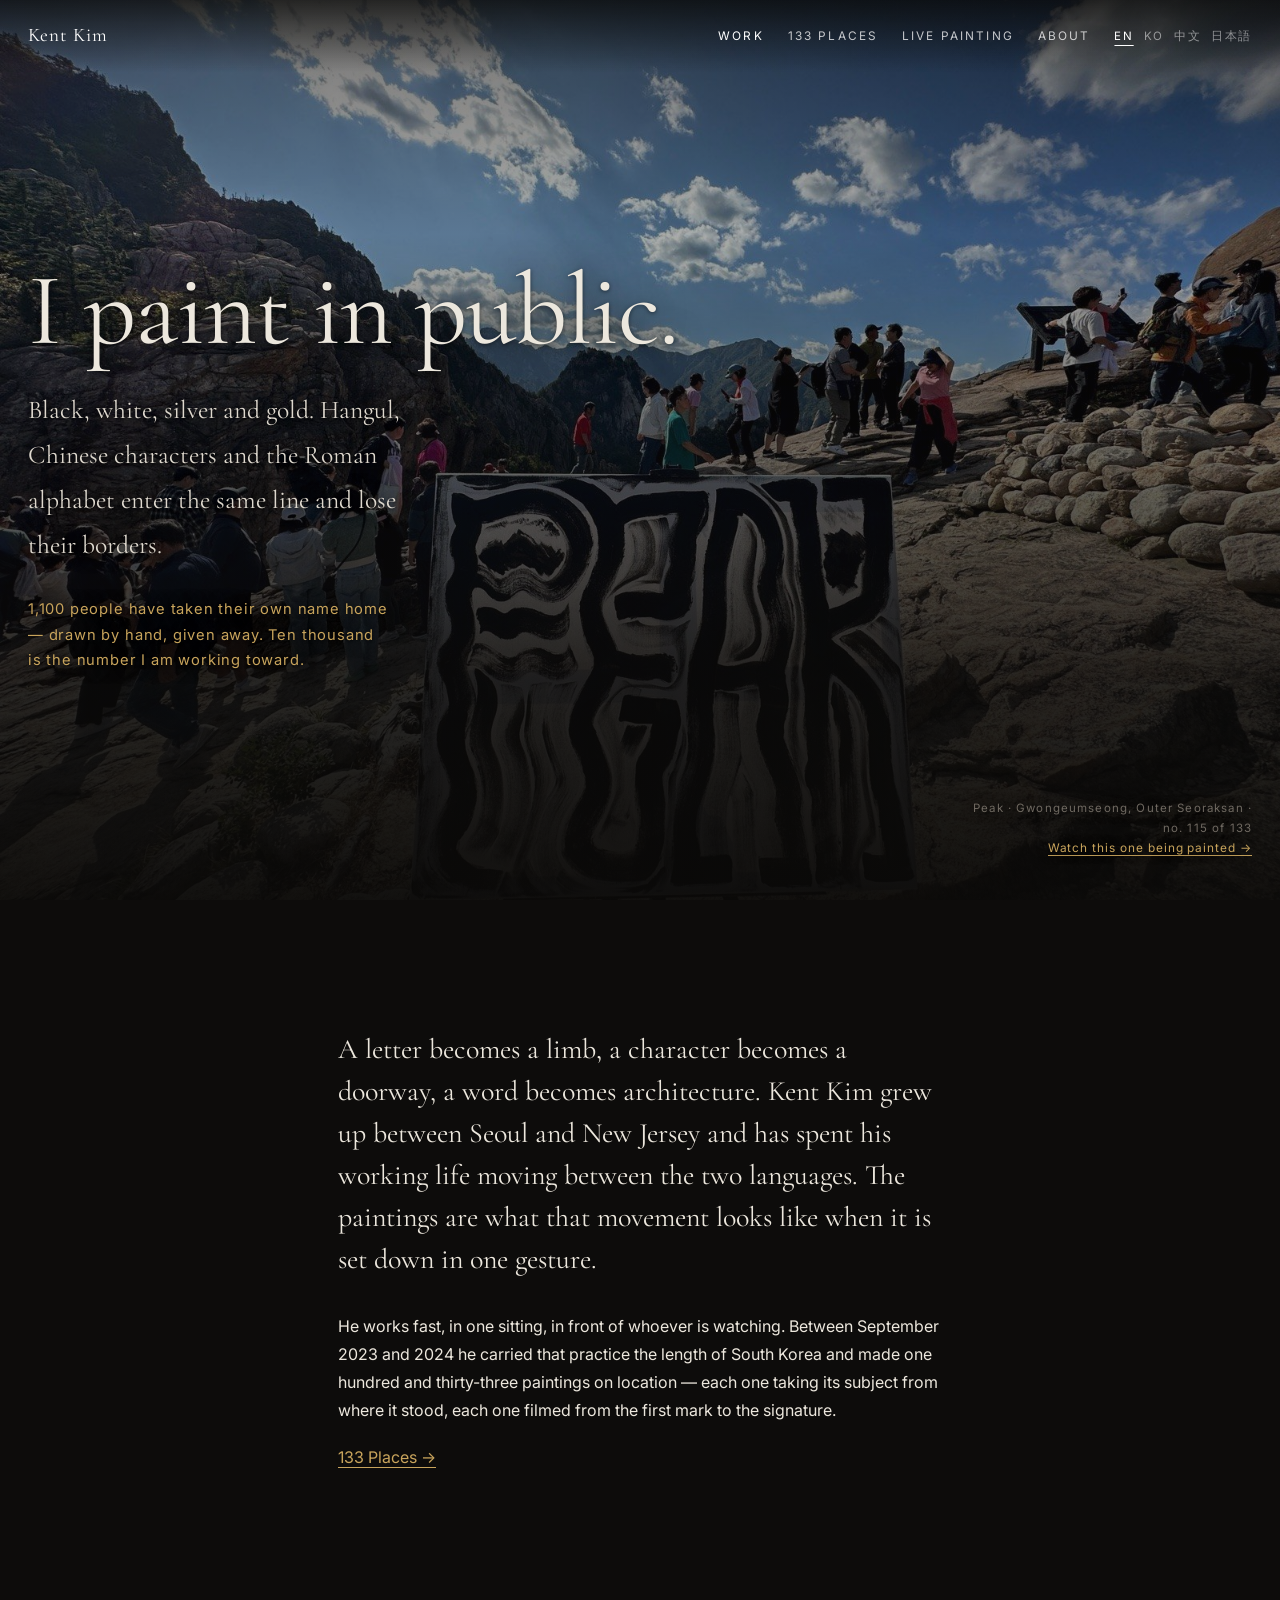
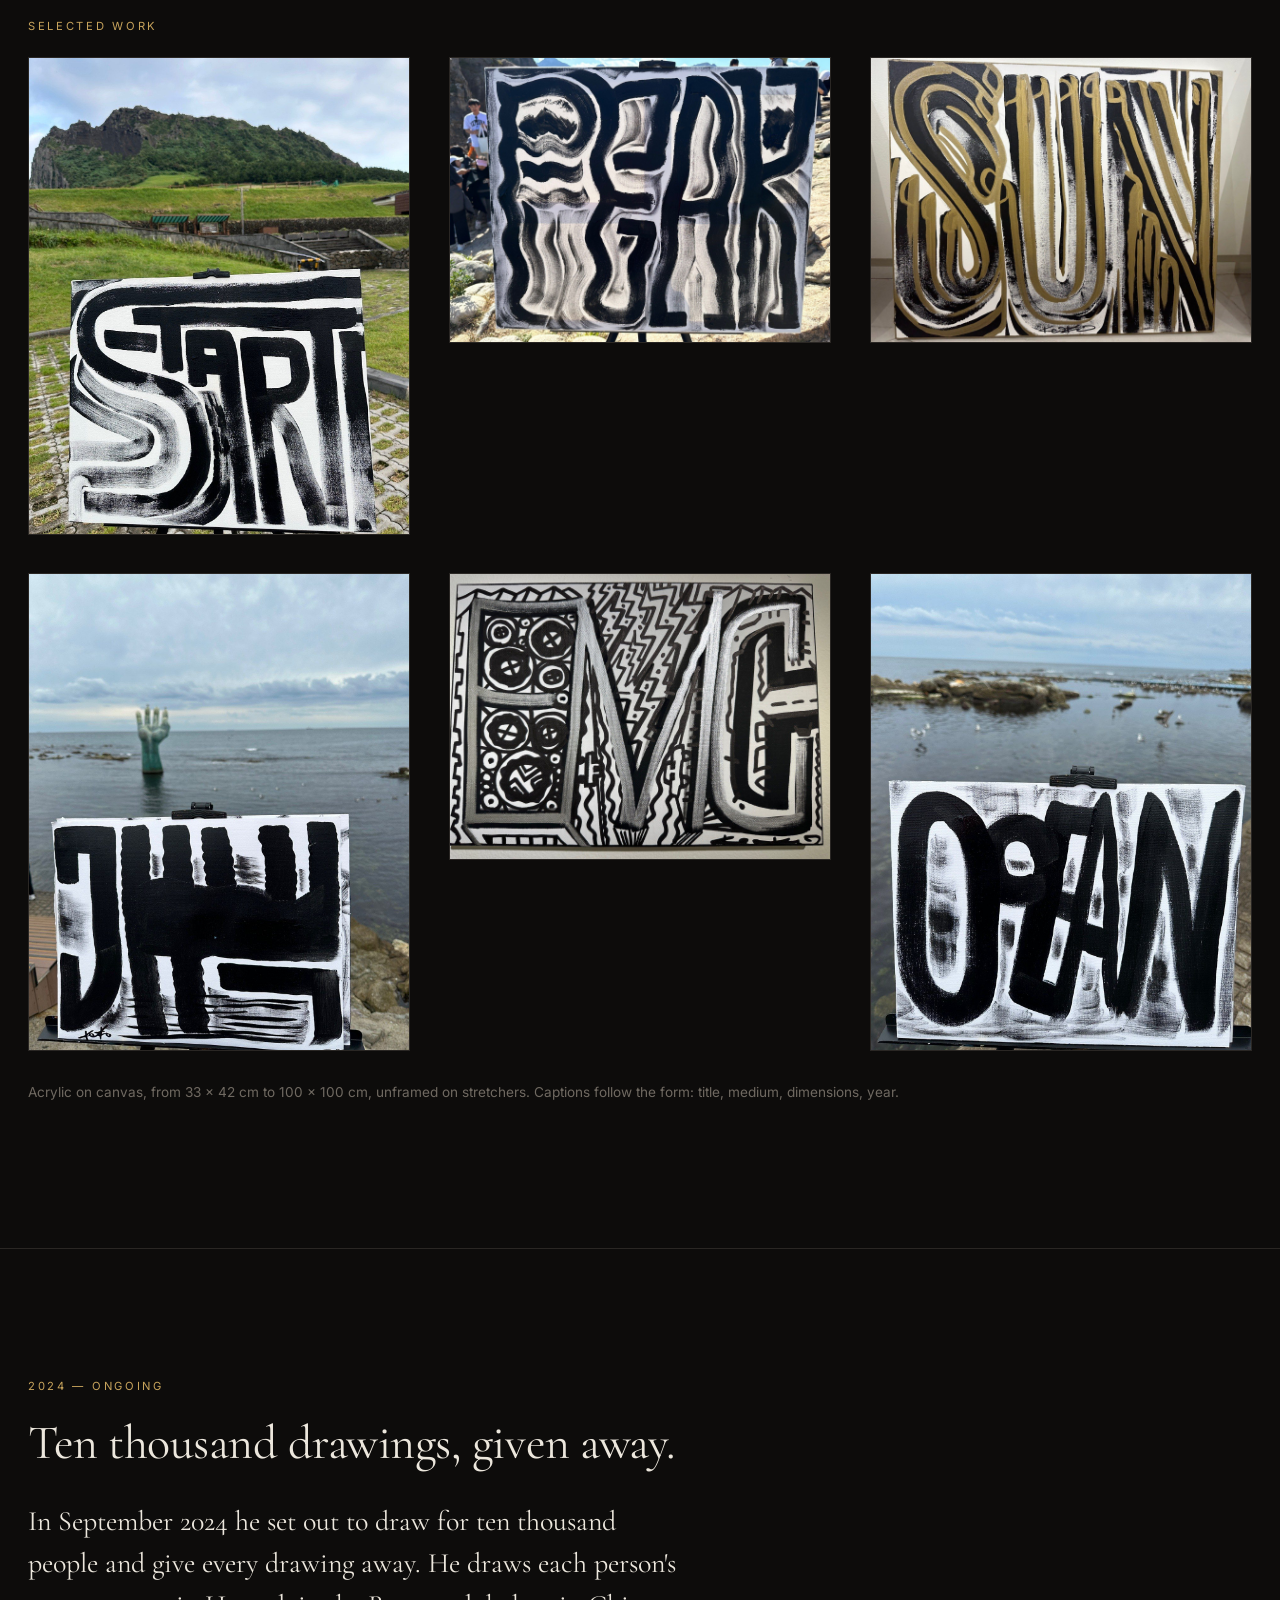
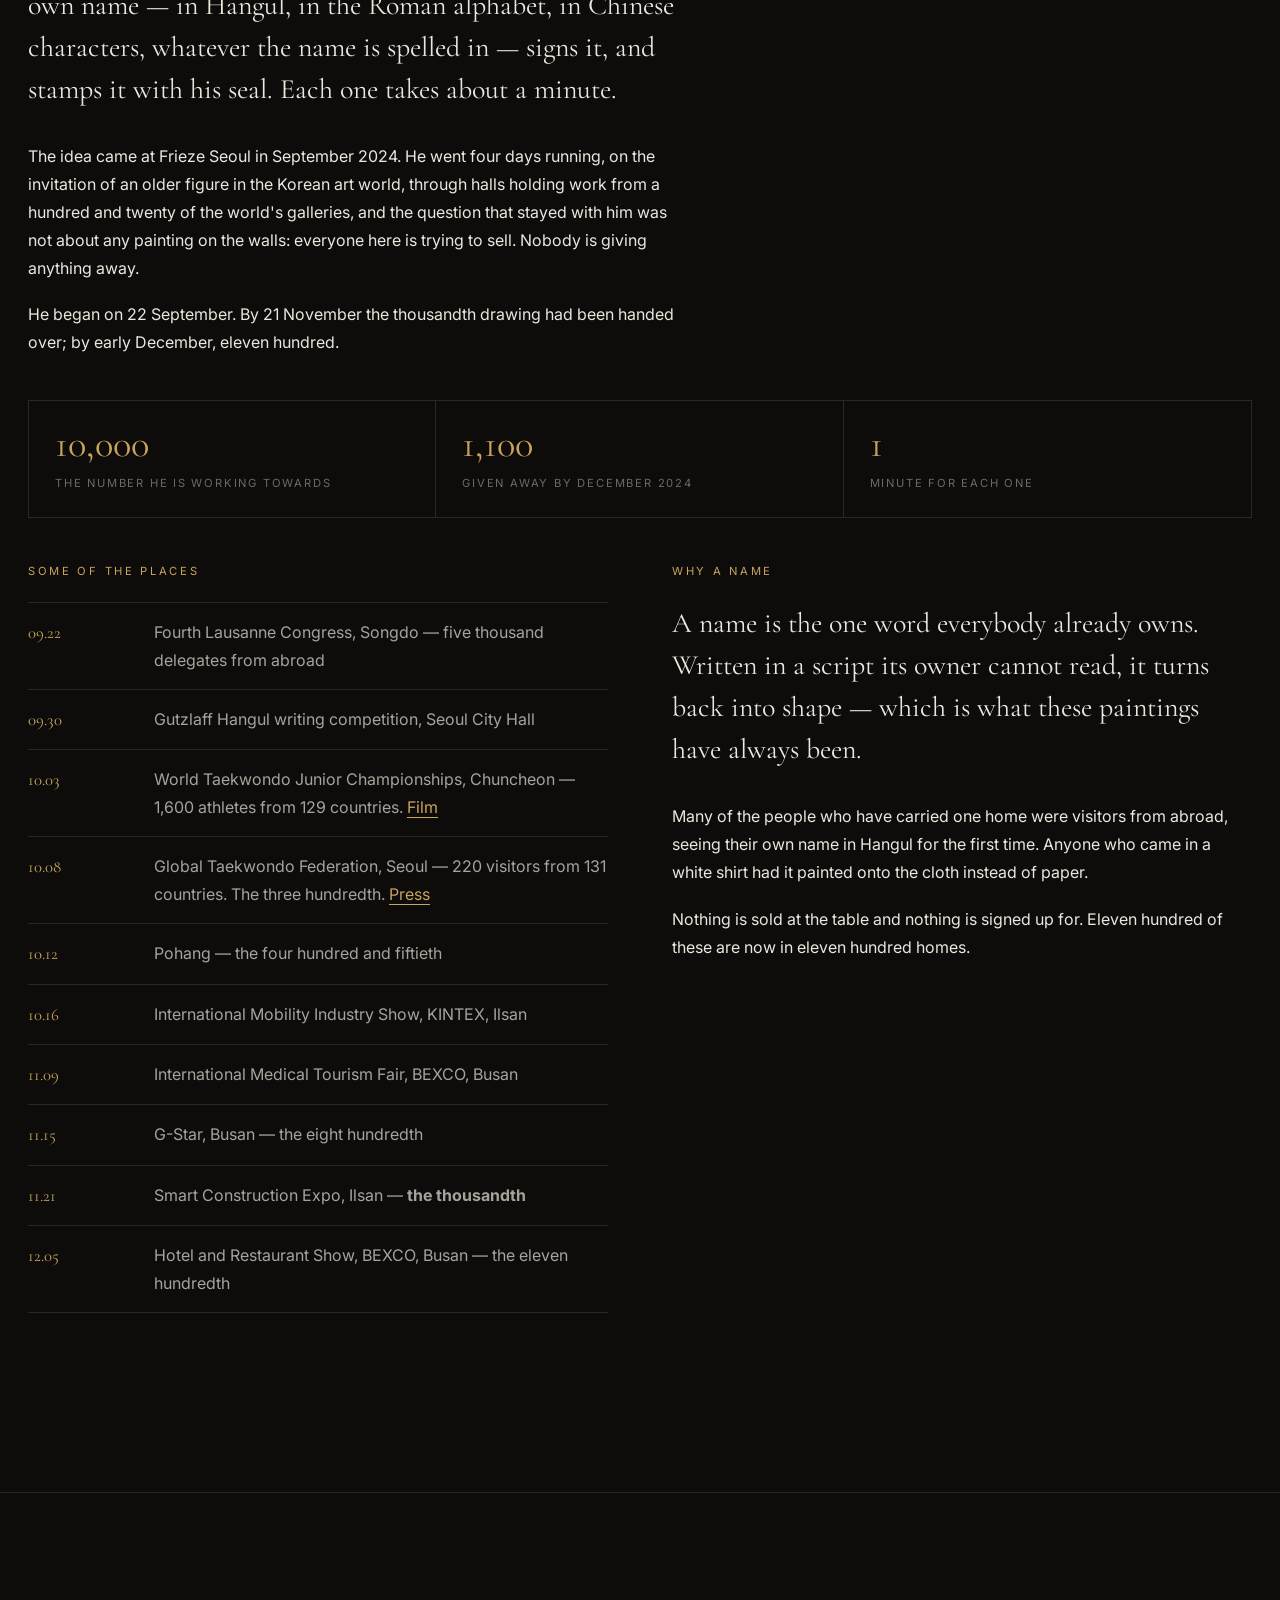
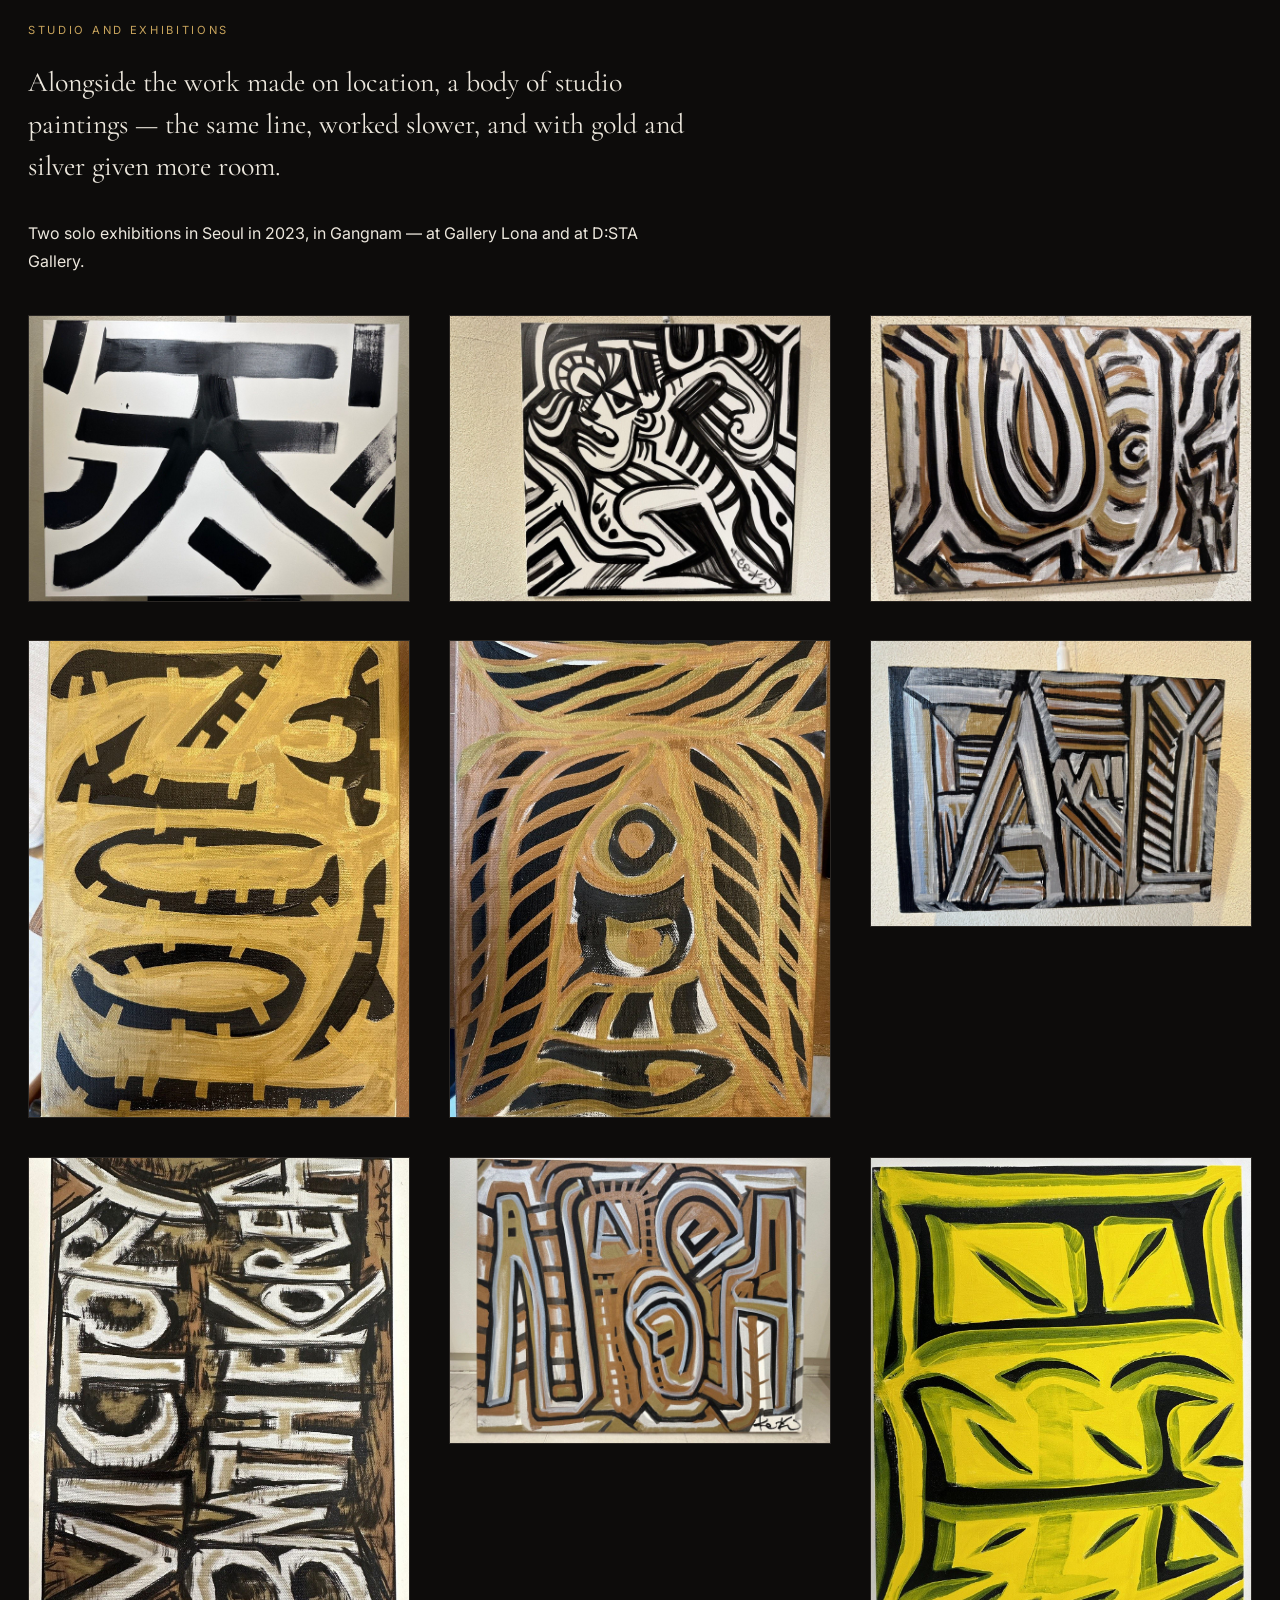
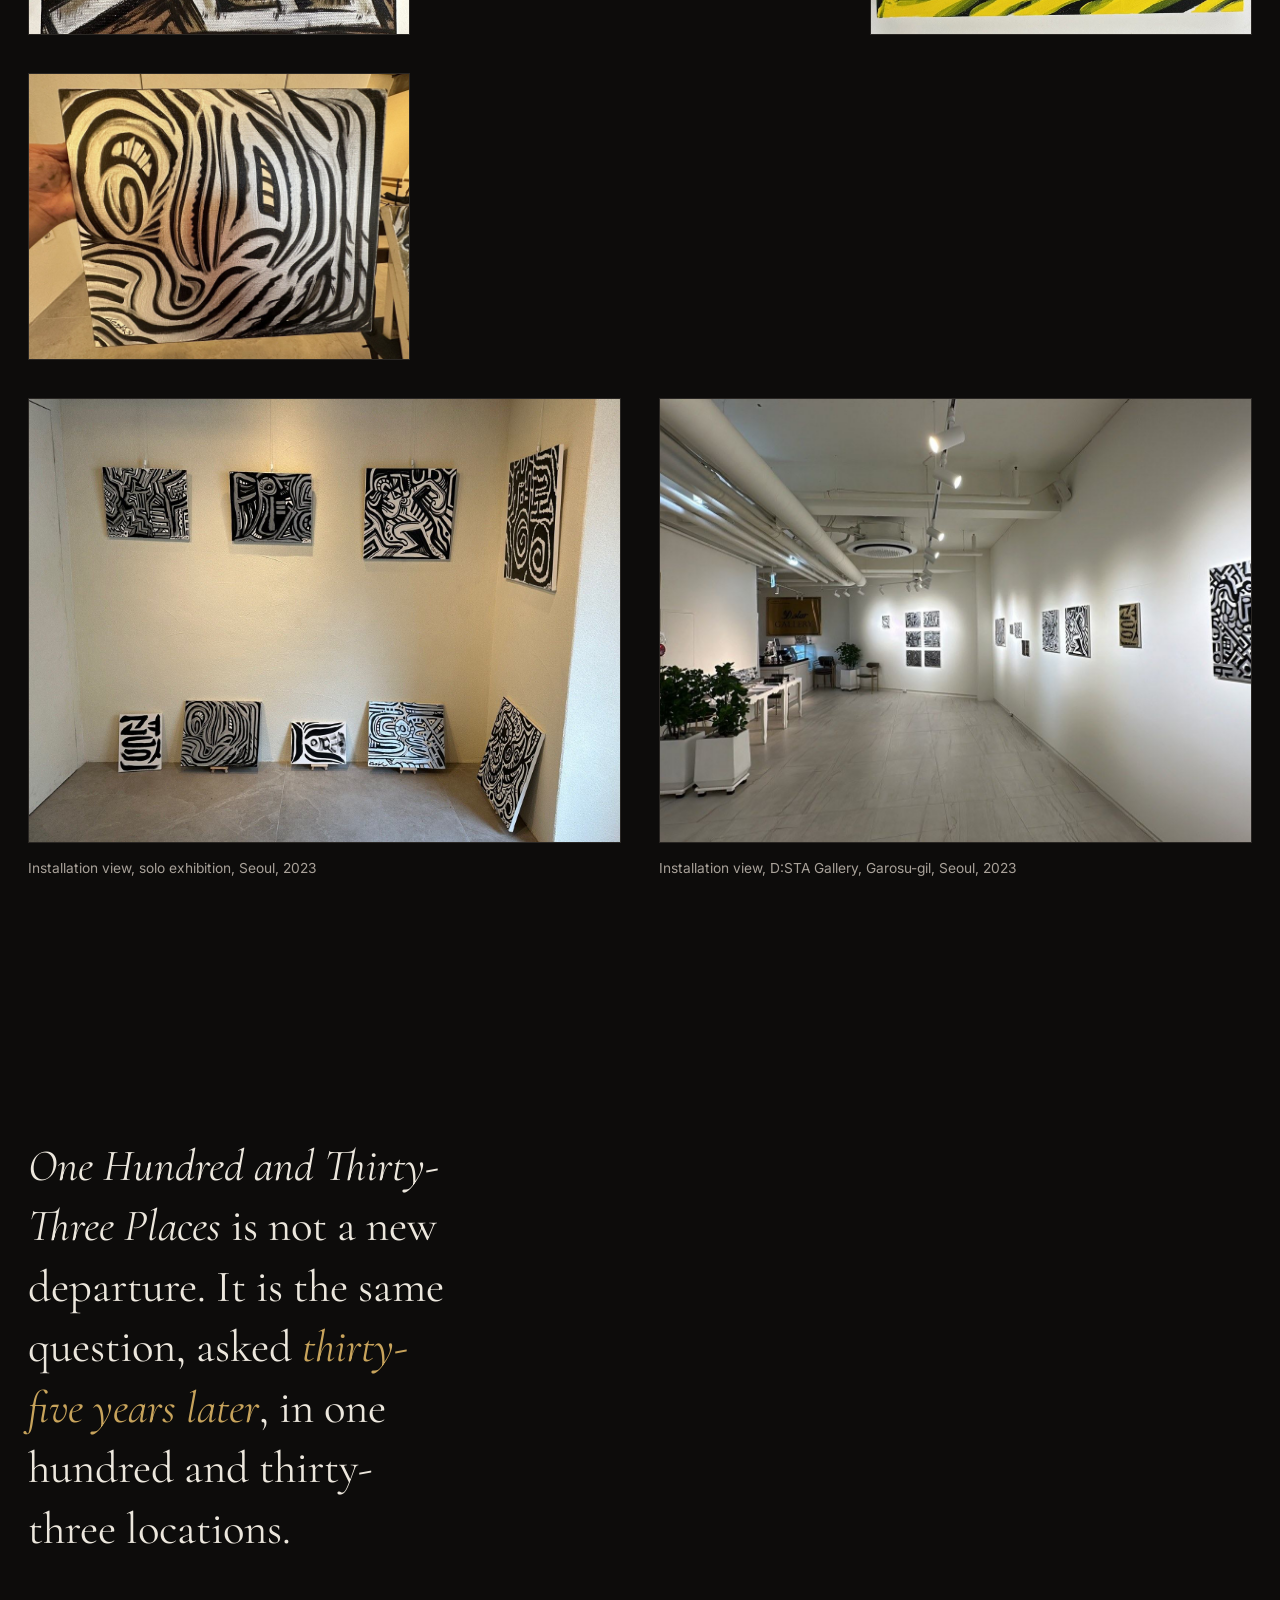
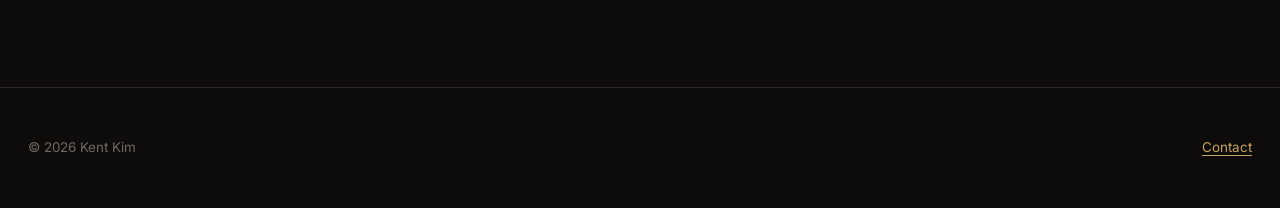
<file: index.html>
<!doctype html>
<html lang="en">
<head>
<meta charset="utf-8">
<meta name="viewport" content="width=device-width,initial-scale=1">
<title>Kent Kim — painter</title>
<meta name="description" content="Kent Kim, painter. Black and white with silver and gold acrylic, in which Hangul, Chinese characters and the Roman alphabet merge into a single stroke. Ongoing project: 133 Places, painting made on site across Korea.">
<meta property="og:title" content="Kent Kim">
<meta property="og:description" content="The same question, asked thirty-five years later, in one hundred and thirty-three locations.">
<meta property="og:type" content="website">
<link rel="preconnect" href="https://fonts.googleapis.com">
<link rel="preconnect" href="https://fonts.gstatic.com" crossorigin>
<link href="https://fonts.googleapis.com/css2?family=Cormorant+Garamond:ital,wght@0,300;0,400;1,400&family=Inter:wght@400;500&family=Noto+Serif+KR:wght@300;400&display=swap" rel="stylesheet">
<link rel="stylesheet" href="styles.css">
</head>
<body>

<header class="site-head">
  <div class="wrap">
    <a class="brand" href="index.html">Kent Kim</a>
    <nav class="site-nav">
      <a href="index.html" aria-current="page" data-t="nav.work">Work</a>
      <a href="places.html" data-t="nav.places">133 Places</a>
      <a href="performance.html" data-t="nav.perf">Live painting</a>
      <a href="about.html" data-t="nav.about">About</a>
    </nav>
    <div class="lang-toggle" role="group" aria-label="Language">
      <button type="button" data-lang="en" aria-pressed="true">EN</button>
      <button type="button" data-lang="ko" aria-pressed="false">KO</button>
      <button type="button" data-lang="zh" aria-pressed="false">中文</button>
      <button type="button" data-lang="ja" aria-pressed="false">日本語</button>
    </div>
  </div>
</header>

<main>

<section class="hero" id="hero">
  <div class="hero-img" data-img="assets/works/hero.jpg" data-hero="1" data-video="assets/works/hero.mp4"></div>
  <div class="wrap">
    <h1 data-t="hero.h1">I paint in public.</h1>
    <p class="sub" data-t="hero.sub">Black, white, silver and gold. Hangul, Chinese characters and the Roman alphabet enter the same line and lose their borders.</p>
    <p class="hero-count" data-t="hero.count">1,100 people have taken their own name home — drawn by hand, given away. Ten thousand is the number I am working toward.</p>
  </div>
  <p class="cap" id="heroCap">
    <span data-t="hero.cap">Peak · Gwongeumseong, Outer Seoraksan · no. 115 of 133</span><br>
    <a class="cap-link" href="https://youtube.com/shorts/WBgoisACCSo" target="_blank" rel="noopener" data-t="hero.film">Watch this one being painted →</a>
  </p>
</section>

<section>
  <div class="wrap narrow">
    <p class="lede" data-t="intro.p1">A letter becomes a limb, a character becomes a doorway, a word becomes architecture. Kent Kim grew up between Seoul and New Jersey and has spent his working life moving between the two languages. The paintings are what that movement looks like when it is set down in one gesture.</p>
    <p data-t="intro.p2">He works fast, in one sitting, in front of whoever is watching. Between September 2023 and 2024 he carried that practice the length of South Korea and made one hundred and thirty-three paintings on location — each one taking its subject from where it stood, each one filmed from the first mark to the signature.</p>
    <p><a class="link" href="places.html" data-t="intro.link">133 Places →</a></p>
  </div>
</section>

<section style="padding-top:0">
  <div class="wrap">
    <p class="eyebrow" data-t="works.eyebrow">Selected work</p>
    <div class="works" id="worksGrid">
      <figure><div class="frame" data-img="assets/works/work-01.jpg"><span class="await" data-t="await">Image to be added</span></div></figure>
      <figure><div class="frame landscape" data-img="assets/works/work-02.jpg"><span class="await" data-t="await">Image to be added</span></div></figure>
      <figure><div class="frame landscape" data-img="assets/works/work-03.jpg"><span class="await" data-t="await">Image to be added</span></div></figure>
      <figure><div class="frame" data-img="assets/works/work-04.jpg"><span class="await" data-t="await">Image to be added</span></div></figure>
      <figure><div class="frame landscape" data-img="assets/works/work-05.jpg"><span class="await" data-t="await">Image to be added</span></div></figure>
      <figure><div class="frame" data-img="assets/works/work-06.jpg"><span class="await" data-t="await">Image to be added</span></div></figure>
    </div>
    <p class="muted" style="margin-top:30px;font-size:.85rem" data-t="works.note">Acrylic on canvas, from 33 × 42 cm to 100 × 100 cm, unframed on stretchers. Captions follow the form: title, medium, dimensions, year.</p>
  </div>
</section>


<hr class="rule">

<section id="dream">
  <div class="wrap">
    <p class="eyebrow" data-t="dream.eyebrow">2024 — ongoing</p>
    <h2 data-t="dream.h">Ten thousand drawings, given away.</h2>
    <div class="narrow" style="margin-top:30px">
      <p class="lede" data-t="dream.lede">In September 2024 he set out to draw for ten thousand people and give every drawing away. He draws each person's own name — in Hangul, in the Roman alphabet, in Chinese characters, whatever the name is spelled in — signs it, and stamps it with his seal. Each one takes about a minute.</p>
      <p data-t="dream.p1">The idea came at Frieze Seoul in September 2024. He went four days running, on the invitation of an older figure in the Korean art world, through halls holding work from a hundred and twenty of the world's galleries, and the question that stayed with him was not about any painting on the walls: everyone here is trying to sell. Nobody is giving anything away.</p>
      <p data-t="dream.p2">He began on 22 September. By 21 November the thousandth drawing had been handed over; by early December, eleven hundred.</p>
    </div>

    <div class="counts" style="margin-top:44px">
      <div><span class="n">10,000</span><span class="l" data-t="dream.c1">The number he is working towards</span></div>
      <div><span class="n">1,100</span><span class="l" data-t="dream.c2">Given away by December 2024</span></div>
      <div><span class="n">1</span><span class="l" data-t="dream.c3">Minute for each one</span></div>
    </div>

    <div class="grid-2-cols" style="margin-top:44px">
      <div>
        <p class="eyebrow" data-t="dream.sched.eyebrow">Some of the places</p>
        <ul class="cv">
          <li><span class="yr">09.22</span><span class="ev" data-t="dream.d1">Fourth Lausanne Congress, Songdo — five thousand delegates from abroad</span></li>
          <li><span class="yr">09.30</span><span class="ev" data-t="dream.d2">Gutzlaff Hangul writing competition, Seoul City Hall</span></li>
          <li><span class="yr">10.03</span><span class="ev" data-t="dream.d4">World Taekwondo Junior Championships, Chuncheon — 1,600 athletes from 129 countries. <a class="link" href="https://youtu.be/s0fXIJmPAX8" target="_blank" rel="noopener">Film</a></span></li>
          <li><span class="yr">10.08</span><span class="ev" data-t="dream.d5">Global Taekwondo Federation, Seoul — 220 visitors from 131 countries. The three hundredth. <a class="link" href="https://n.news.naver.com/article/008/0005094175?sid=103" target="_blank" rel="noopener">Press</a></span></li>
          <li><span class="yr">10.12</span><span class="ev" data-t="dream.d6">Pohang — the four hundred and fiftieth</span></li>
          <li><span class="yr">10.16</span><span class="ev" data-t="dream.d7">International Mobility Industry Show, KINTEX, Ilsan</span></li>
          <li><span class="yr">11.09</span><span class="ev" data-t="dream.d8">International Medical Tourism Fair, BEXCO, Busan</span></li>
          <li><span class="yr">11.15</span><span class="ev" data-t="dream.d9">G-Star, Busan — the eight hundredth</span></li>
          <li><span class="yr">11.21</span><span class="ev" data-t="dream.d10">Smart Construction Expo, Ilsan — <b>the thousandth</b></span></li>
          <li><span class="yr">12.05</span><span class="ev" data-t="dream.d11">Hotel and Restaurant Show, BEXCO, Busan — the eleven hundredth</span></li>
        </ul>
      </div>
      <div>
        <p class="eyebrow" data-t="dream.why.eyebrow">Why a name</p>
        <p class="lede" data-t="dream.why.p1">A name is the one word everybody already owns. Written in a script its owner cannot read, it turns back into shape — which is what these paintings have always been.</p>
        <p data-t="dream.why.p2">Many of the people who have carried one home were visitors from abroad, seeing their own name in Hangul for the first time. Anyone who came in a white shirt had it painted onto the cloth instead of paper.</p>
        <p data-t="dream.why.p3">Nothing is sold at the table and nothing is signed up for. Eleven hundred of these are now in eleven hundred homes.</p>
      </div>
    </div>

    <div class="works" id="dreamWorks" style="margin-top:clamp(28px,4vw,56px)"></div>
  </div>
</section>

<hr class="rule">

<section>
  <div class="wrap">
    <p class="eyebrow" data-t="studio.eyebrow">Studio and exhibitions</p>
    <div class="narrow" style="margin-bottom:40px">
      <p class="lede" data-t="studio.lede">Alongside the work made on location, a body of studio paintings — the same line, worked slower, and with gold and silver given more room.</p>
      <p data-t="studio.p">Two solo exhibitions in Seoul in 2023, in Gangnam — at Gallery Lona and at D:STA Gallery.</p>
    </div>
    <div class="works">
      <figure><div class="frame landscape" data-img="assets/studio/st-01.jpg"></div></figure>
      <figure><div class="frame landscape" data-img="assets/studio/st-02.jpg"></div></figure>
      <figure><div class="frame landscape" data-img="assets/studio/st-03.jpg"></div></figure>
      <figure><div class="frame" data-img="assets/studio/st-04.jpg"></div></figure>
      <figure><div class="frame" data-img="assets/studio/st-05.jpg"></div></figure>
      <figure><div class="frame landscape" data-img="assets/studio/st-06.jpg"></div></figure>
      <figure><div class="frame" data-img="assets/studio/st-07.jpg"></div></figure>
      <figure><div class="frame landscape" data-img="assets/studio/st-08.jpg"></div></figure>
      <figure><div class="frame" data-img="assets/studio/st-09.jpg"></div></figure>
      <figure><div class="frame landscape" data-img="assets/studio/st-10.jpg"></div></figure>
    </div>
    <div class="works wide" style="margin-top:clamp(20px,3vw,44px)">
      <figure><div class="frame landscape" data-img="assets/studio/show-01.jpg"></div>
        <figcaption data-t="studio.cap1">Installation view, solo exhibition, Seoul, 2023</figcaption></figure>
      <figure><div class="frame landscape" data-img="assets/studio/show-02.jpg"></div>
        <figcaption data-t="studio.cap2">Installation view, D:STA Gallery, Garosu-gil, Seoul, 2023</figcaption></figure>
    </div>
  </div>
</section>

<section>
  <div class="wrap">
    <blockquote class="pull" data-t="quote"><i>One Hundred and Thirty-Three Places</i> is not a new departure. It is the same question, asked <span class="em">thirty-five years later</span>, in one hundred and thirty-three locations.</blockquote>
  </div>
</section>

</main>

<footer class="site-foot">
  <div class="wrap">
    <span>© <span id="yr">2026</span> Kent Kim</span>
    <span><a class="link" href="about.html#contact" data-t="foot.contact">Contact</a></span>
  </div>
</footer>

<script src="i18n.js"></script>
<script src="app.js"></script>
</body>
</html>
</file>
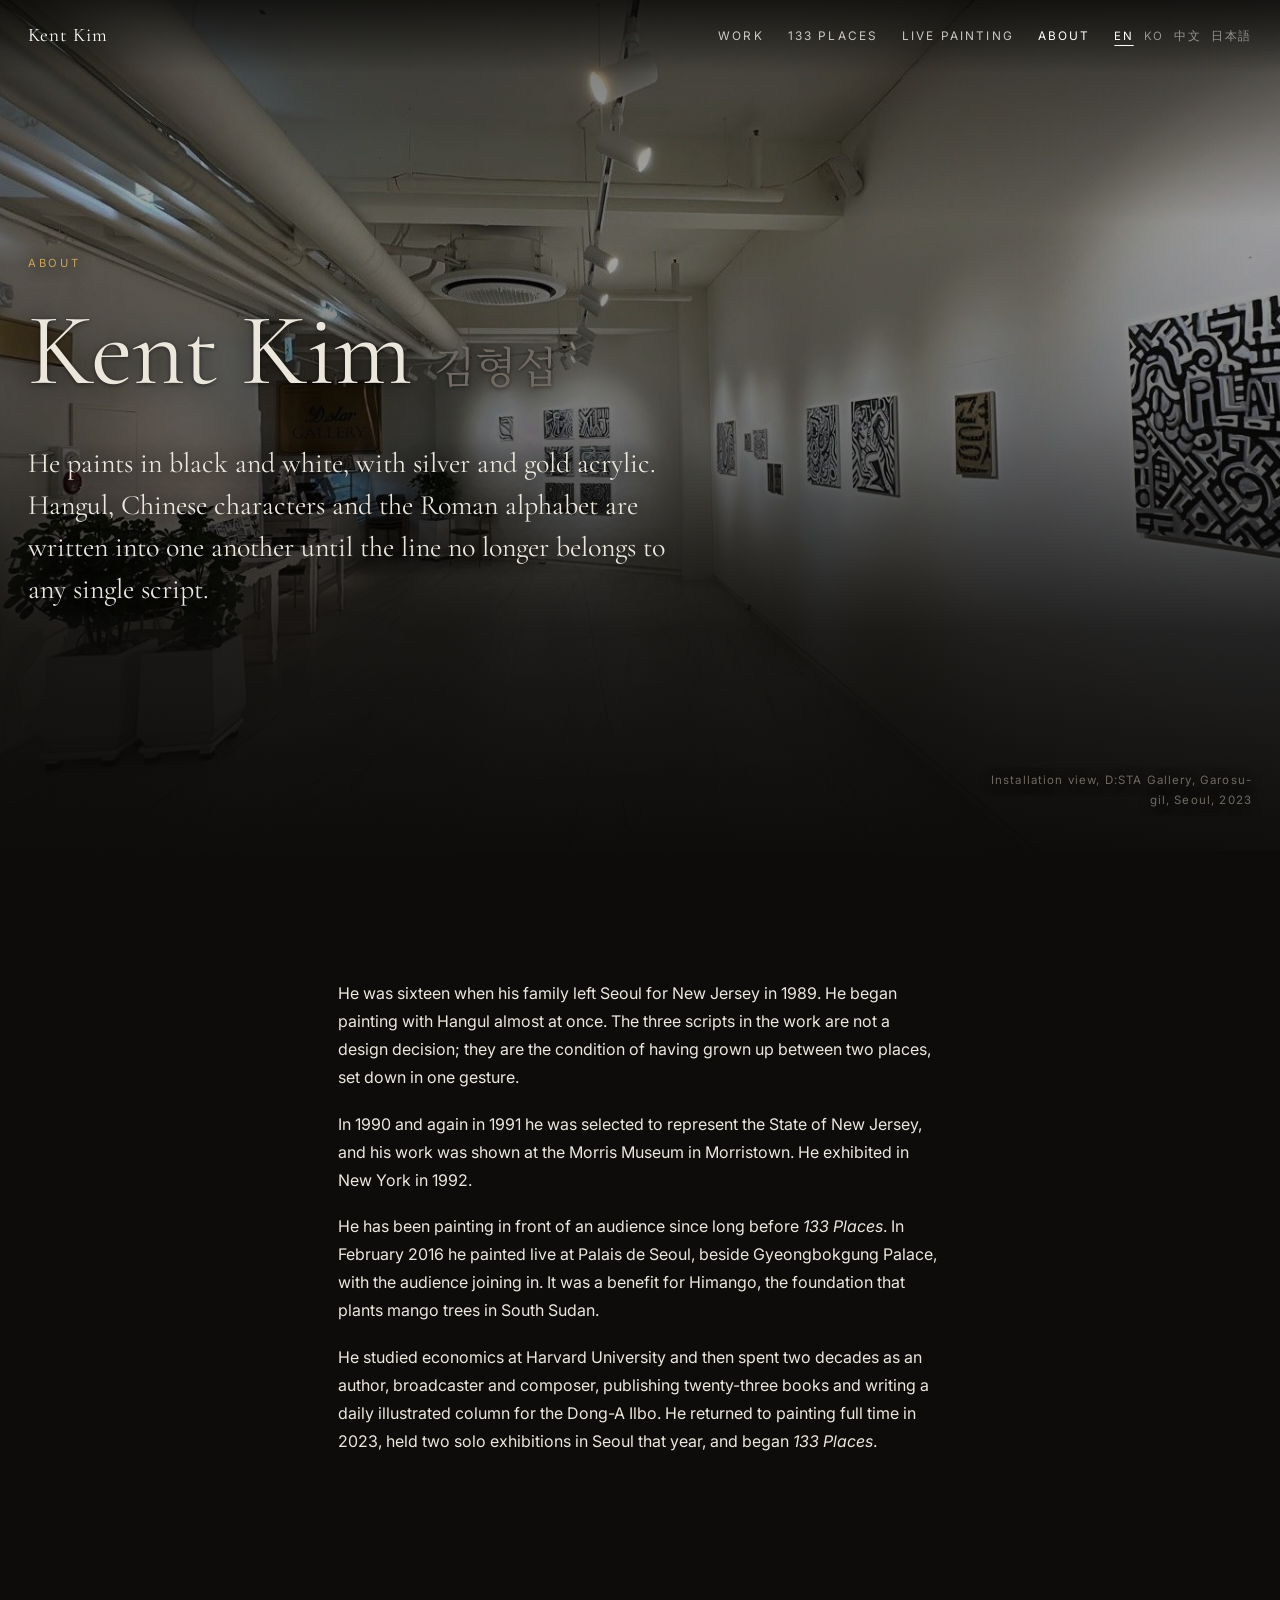
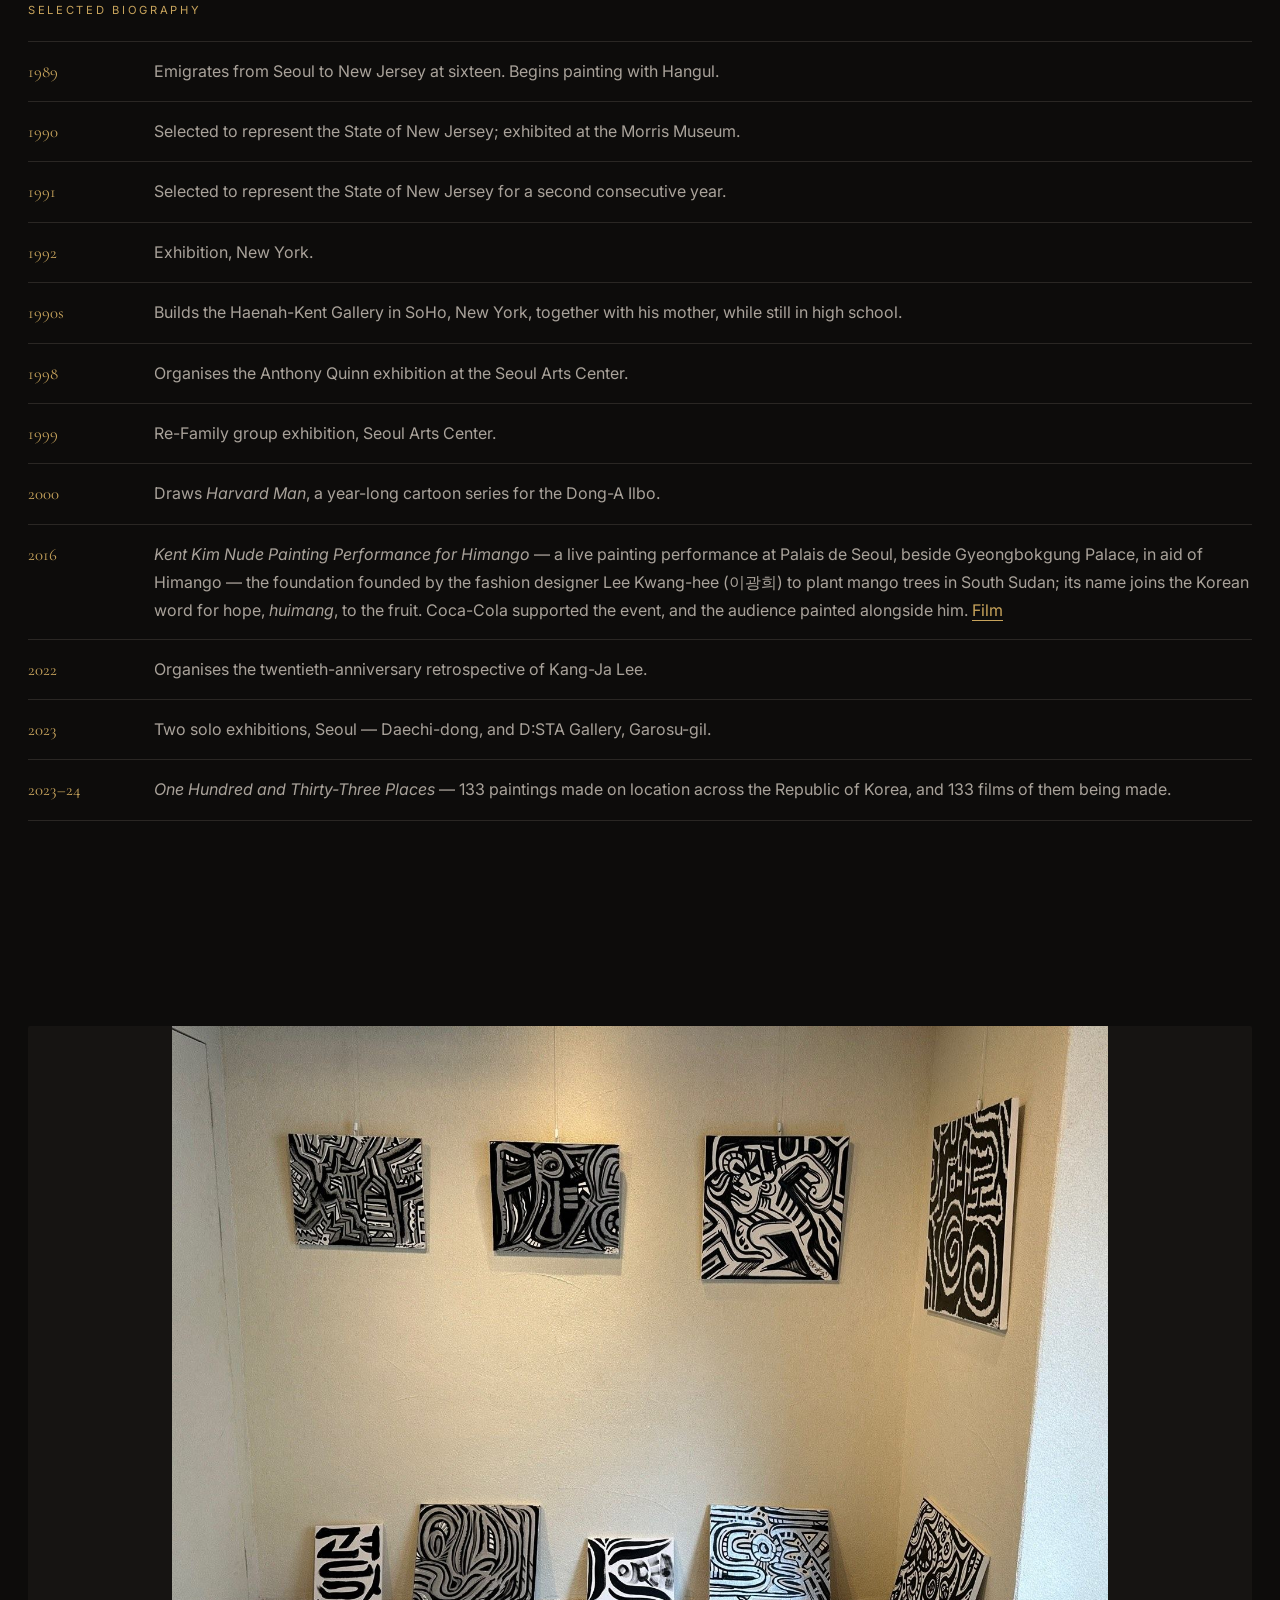
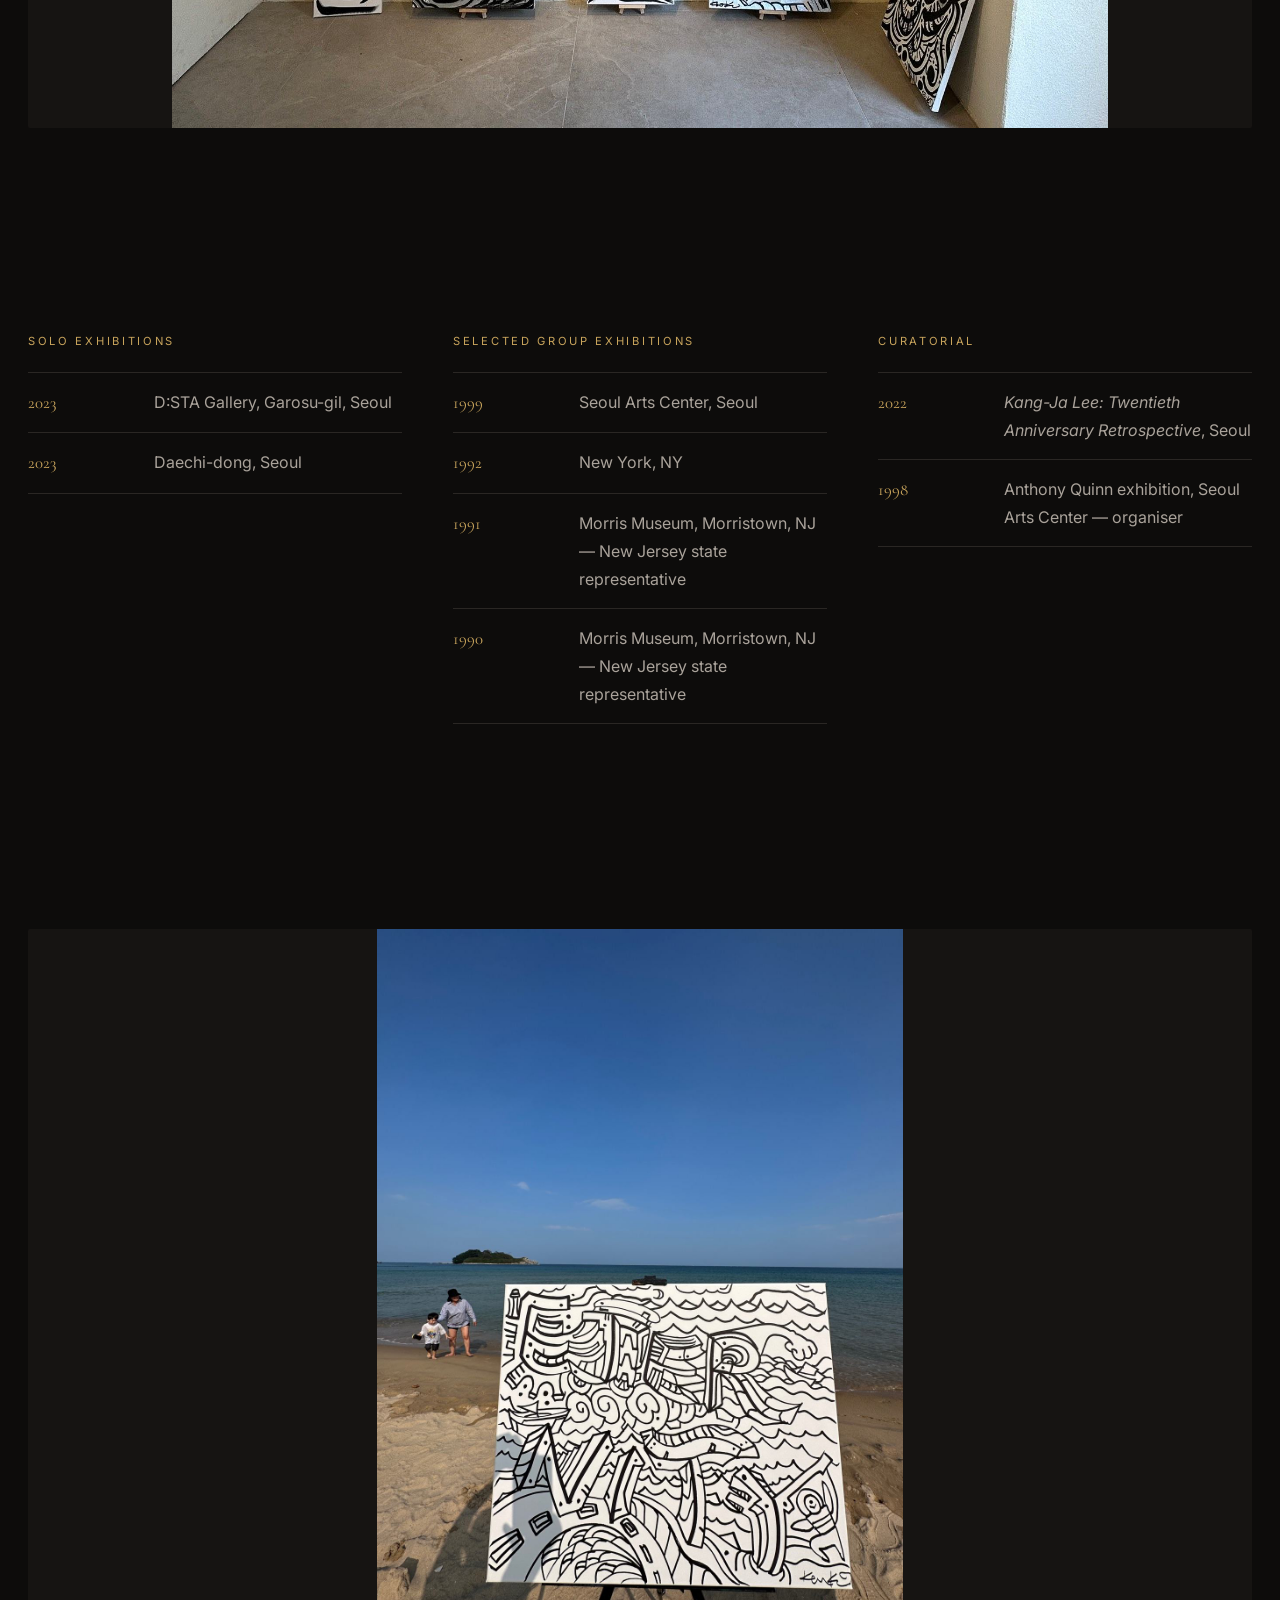
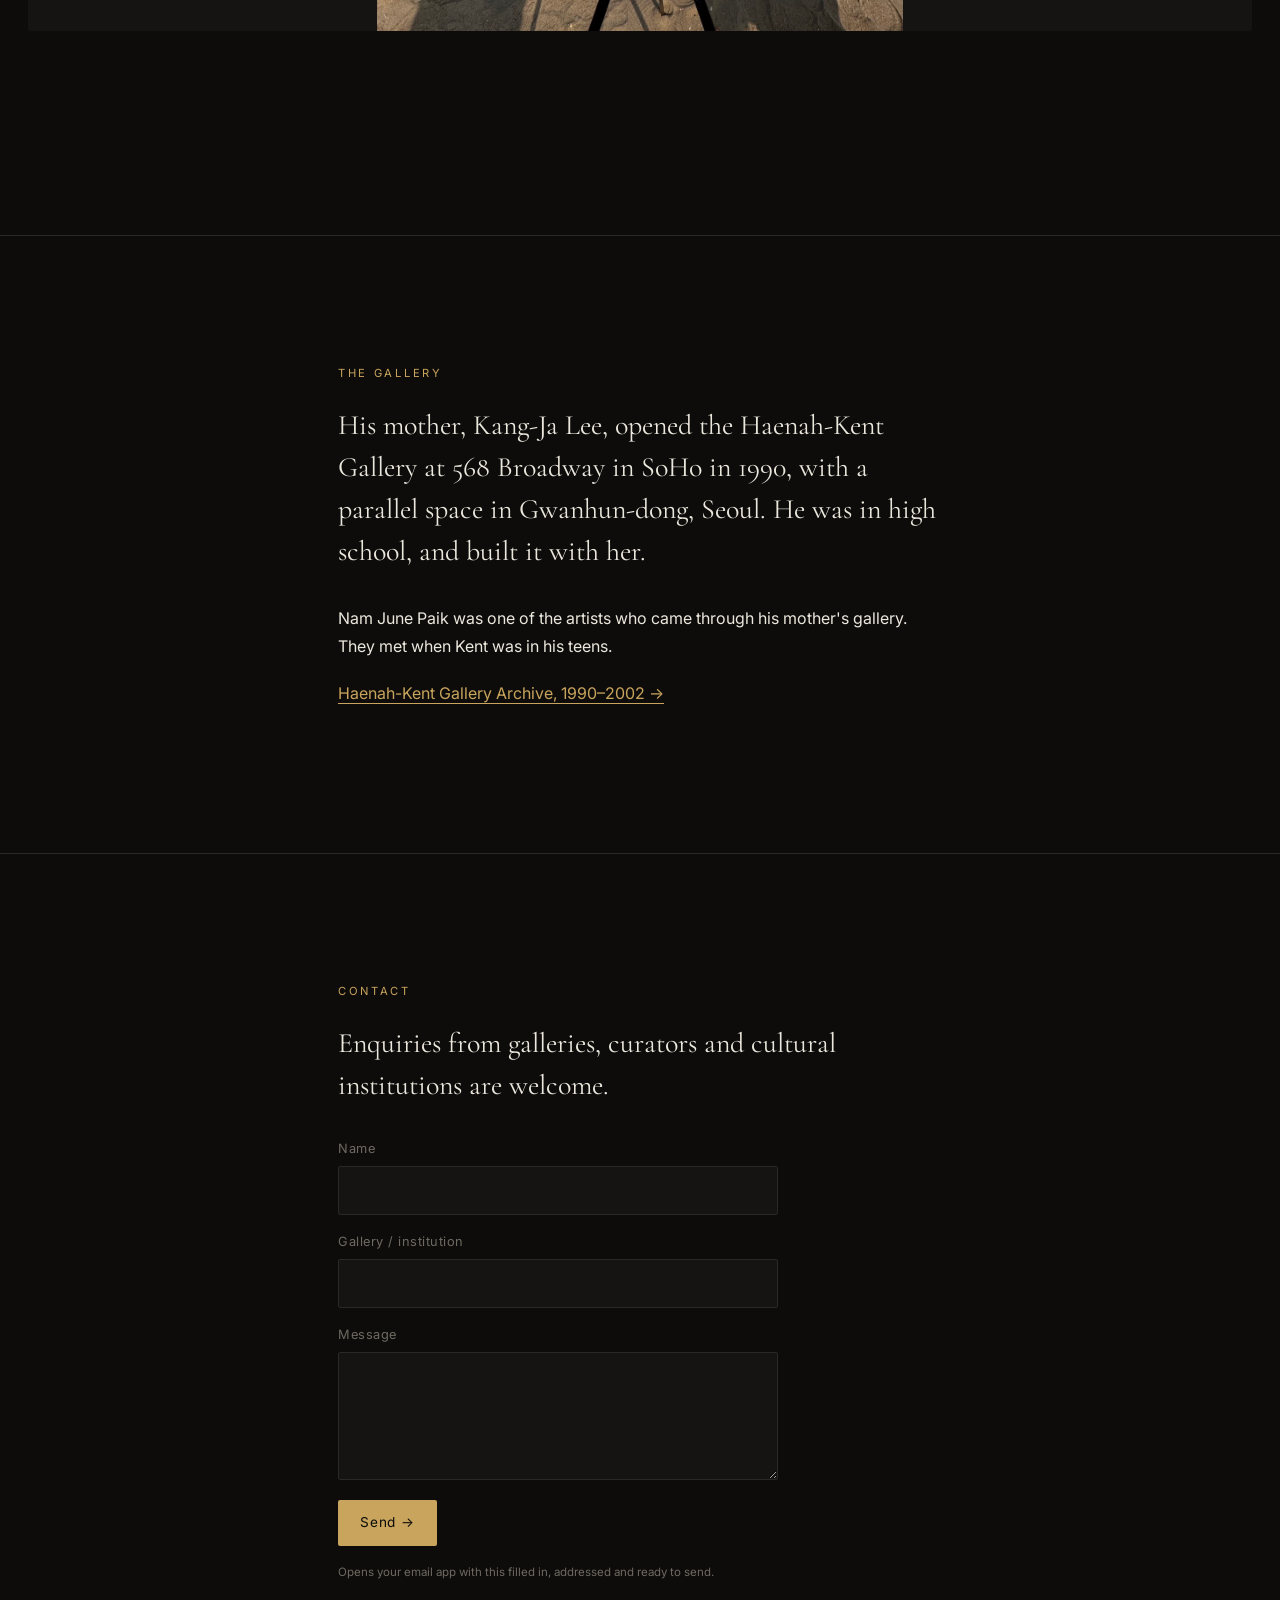
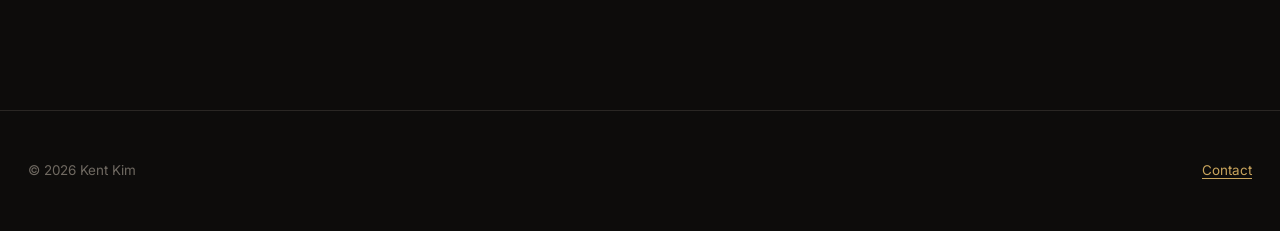
<file: about.html>
<!doctype html>
<html lang="en">
<head>
<meta charset="utf-8">
<meta name="viewport" content="width=device-width,initial-scale=1">
<title>About — Kent Kim</title>
<meta name="description" content="Kent Kim: biography, selected exhibitions and statement. Emigrated from Seoul to New Jersey in 1989; selected to represent the State of New Jersey in 1990 and 1991; exhibited at the Morris Museum.">
<link rel="preconnect" href="https://fonts.googleapis.com">
<link rel="preconnect" href="https://fonts.gstatic.com" crossorigin>
<link href="https://fonts.googleapis.com/css2?family=Cormorant+Garamond:ital,wght@0,300;0,400;1,400&family=Inter:wght@400;500&family=Noto+Serif+KR:wght@300;400&display=swap" rel="stylesheet">
<link rel="stylesheet" href="styles.css">
</head>
<body>

<header class="site-head">
  <div class="wrap">
    <a class="brand" href="index.html">Kent Kim</a>
    <nav class="site-nav">
      <a href="index.html" data-t="nav.work">Work</a>
      <a href="places.html" data-t="nav.places">133 Places</a>
      <a href="performance.html" data-t="nav.perf">Live painting</a>
      <a href="about.html" aria-current="page" data-t="nav.about">About</a>
    </nav>
    <div class="lang-toggle" role="group" aria-label="Language">
      <button type="button" data-lang="en" aria-pressed="true">EN</button>
      <button type="button" data-lang="ko" aria-pressed="false">KO</button>
      <button type="button" data-lang="zh" aria-pressed="false">中文</button>
      <button type="button" data-lang="ja" aria-pressed="false">日本語</button>
    </div>
  </div>
</header>

<main>

<section class="hero page-hero">
  <div class="hero-img" data-img="assets/studio/show-02.jpg" data-hero="1"></div>
  <div class="wrap">
    <p class="eyebrow" data-t="ab.eyebrow">About</p>
    <h1>Kent Kim <span class="muted" style="font-size:.42em">김형섭</span></h1>
    <div class="narrow" style="margin-top:36px">
      <p class="lede" data-t="ab.lede">He paints in black and white, with silver and gold acrylic. Hangul, Chinese characters and the Roman alphabet are written into one another until the line no longer belongs to any single script.</p>
    </div>
  </div>
  <p class="cap"><span data-t="ab.herocap">Installation view, D:STA Gallery, Garosu-gil, Seoul, 2023</span></p>
</section>

<section>
  <div class="wrap narrow">
      <p data-t="ab.p1">He was sixteen when his family left Seoul for New Jersey in 1989. He began painting with Hangul almost at once. The three scripts in the work are not a design decision; they are the condition of having grown up between two places, set down in one gesture.</p>
      <p data-t="ab.p2">In 1990 and again in 1991 he was selected to represent the State of New Jersey, and his work was shown at the Morris Museum in Morristown. He exhibited in New York in 1992.</p>
      <p data-t="ab.p2b">He has been painting in front of an audience since long before <i>133 Places</i>. In February 2016 he painted live at Palais de Seoul, beside Gyeongbokgung Palace, with the audience joining in. It was a benefit for Himango, the foundation that plants mango trees in South Sudan.</p>
      <p data-t="ab.p3">He studied economics at Harvard University and then spent two decades as an author, broadcaster and composer, publishing twenty-three books and writing a daily illustrated column for the Dong-A Ilbo. He returned to painting full time in 2023, held two solo exhibitions in Seoul that year, and began <i>133 Places</i>.</p>
  </div>
</section>

<section style="padding-top:0">
  <div class="wrap">
    <p class="eyebrow" data-t="ab.cv.eyebrow">Selected biography</p>
    <ul class="cv">
      <li><span class="yr">1989</span><span class="ev" data-t="ab.cv.1">Emigrates from Seoul to New Jersey at sixteen. Begins painting with Hangul.</span></li>
      <li><span class="yr">1990</span><span class="ev" data-t="ab.cv.2">Selected to represent the State of New Jersey; exhibited at the Morris Museum.</span></li>
      <li><span class="yr">1991</span><span class="ev" data-t="ab.cv.3">Selected to represent the State of New Jersey for a second consecutive year.</span></li>
      <li><span class="yr">1992</span><span class="ev" data-t="ab.cv.4">Exhibition, New York.</span></li>
      <li><span class="yr">1990s</span><span class="ev" data-t="ab.cv.5">Builds the Haenah-Kent Gallery in SoHo, New York, together with his mother, while still in high school.</span></li>
      <li><span class="yr">1998</span><span class="ev" data-t="ab.cv.6">Organises the Anthony Quinn exhibition at the Seoul Arts Center.</span></li>
      <li><span class="yr">1999</span><span class="ev" data-t="ab.cv.7">Re-Family group exhibition, Seoul Arts Center.</span></li>
      <li><span class="yr">2000</span><span class="ev" data-t="ab.cv.8">Draws <i>Harvard Man</i>, a year-long cartoon series for the Dong-A Ilbo.</span></li>
      <li><span class="yr">2016</span><span class="ev" data-t="ab.cv.8b"><i>Kent Kim Nude Painting Performance for Himango</i> — a live painting performance at Palais de Seoul, beside Gyeongbokgung Palace, in aid of Himango — the foundation founded by the fashion designer Lee Kwang-hee (이광희) to plant mango trees in South Sudan; its name joins the Korean word for hope, <i>huimang</i>, to the fruit. Coca-Cola supported the event, and the audience painted alongside him. <a class="link" href="https://www.youtube.com/watch?v=6XuVr2vD91s" target="_blank" rel="noopener">Film</a></span></li>
      <li><span class="yr">2022</span><span class="ev" data-t="ab.cv.9">Organises the twentieth-anniversary retrospective of Kang-Ja Lee.</span></li>
      <li><span class="yr">2023</span><span class="ev" data-t="ab.cv.10">Two solo exhibitions, Seoul — Daechi-dong, and D:STA Gallery, Garosu-gil.</span></li>
      <li><span class="yr">2023–24</span><span class="ev" data-t="ab.cv.11"><i>One Hundred and Thirty-Three Places</i> — 133 paintings made on location across the Republic of Korea, and 133 films of them being made.</span></li>
    </ul>
  </div>
</section>

<section style="padding-top:0">
  <div class="wrap">
    <figure class="band"><div class="frame" data-img="assets/studio/show-01.jpg"></div>
      <figcaption data-t="ab.band1">Solo exhibition, Seoul, 2023</figcaption></figure>
  </div>
</section>

<section style="padding-top:0">
  <div class="wrap">
    <div style="display:grid;grid-template-columns:repeat(auto-fit,minmax(280px,1fr));gap:clamp(28px,4vw,64px)">
      <div>
        <p class="eyebrow" data-t="ab.solo.eyebrow">Solo exhibitions</p>
        <ul class="cv">
          <li><span class="yr">2023</span><span class="ev">D:STA Gallery, Garosu-gil, Seoul</span></li>
          <li><span class="yr">2023</span><span class="ev" data-t="ab.solo.2">Daechi-dong, Seoul</span></li>
        </ul>
      </div>
      <div>
        <p class="eyebrow" data-t="ab.group.eyebrow">Selected group exhibitions</p>
        <ul class="cv">
          <li><span class="yr">1999</span><span class="ev" data-t="ab.group.1">Seoul Arts Center, Seoul</span></li>
          <li><span class="yr">1992</span><span class="ev">New York, NY</span></li>
          <li><span class="yr">1991</span><span class="ev" data-t="ab.group.3">Morris Museum, Morristown, NJ — New Jersey state representative</span></li>
          <li><span class="yr">1990</span><span class="ev" data-t="ab.group.4">Morris Museum, Morristown, NJ — New Jersey state representative</span></li>
        </ul>
      </div>
      <div>
        <p class="eyebrow" data-t="ab.cur.eyebrow">Curatorial</p>
        <ul class="cv">
          <li><span class="yr">2022</span><span class="ev" data-t="ab.cur.1"><i>Kang-Ja Lee: Twentieth Anniversary Retrospective</i>, Seoul</span></li>
          <li><span class="yr">1998</span><span class="ev" data-t="ab.cur.2">Anthony Quinn exhibition, Seoul Arts Center — organiser</span></li>
        </ul>
      </div>
    </div>
  </div>
</section>

<section style="padding-top:0">
  <div class="wrap">
    <figure class="band"><div class="frame" data-img="assets/places/IMG_5068.jpg"></div>
      <figcaption data-t="ab.band2">Eternity — Hwajinpo, on the east coast</figcaption></figure>
  </div>
</section>

<hr class="rule">

<section>
  <div class="wrap narrow">
    <p class="eyebrow" data-t="ab.gal.eyebrow">The gallery</p>
    <p class="lede" data-t="ab.gal.p1">His mother, Kang-Ja Lee, opened the Haenah-Kent Gallery at 568 Broadway in SoHo in 1990, with a parallel space in Gwanhun-dong, Seoul. He was in high school, and built it with her.</p>
    <p data-t="ab.gal.p2">Nam June Paik was one of the artists who came through his mother's gallery. They met when Kent was in his teens.</p>
    <p><a class="link" href="https://haena-kent.vercel.app" target="_blank" rel="noopener" data-t="ab.gal.link">Haenah-Kent Gallery Archive, 1990–2002 →</a></p>
  </div>
</section>

<hr class="rule">

<section id="contact">
  <div class="wrap narrow">
    <p class="eyebrow" data-t="ab.contact.eyebrow">Contact</p>
    <p class="lede" data-t="ab.contact.p">Enquiries from galleries, curators and cultural institutions are welcome.</p>
    <form class="contact-form" id="contactForm">
      <label><span data-t="cf.name">Name</span><input type="text" name="name" required></label>
      <label><span data-t="cf.org">Gallery / institution</span><input type="text" name="org"></label>
      <label><span data-t="cf.msg">Message</span><textarea name="msg" rows="4" required></textarea></label>
      <button type="submit" data-t="cf.send">Send →</button>
      <p class="form-note" data-t="cf.note">Opens your email app with this filled in, addressed and ready to send.</p>
    </form>
  </div>
</section>

</main>

<footer class="site-foot">
  <div class="wrap">
    <span>© <span id="yr">2026</span> Kent Kim</span>
    <span><a class="link" href="#contact" data-t="foot.contact">Contact</a></span>
  </div>
</footer>

<script src="i18n.js"></script>
<script src="app.js"></script>
</body>
</html>
</file>
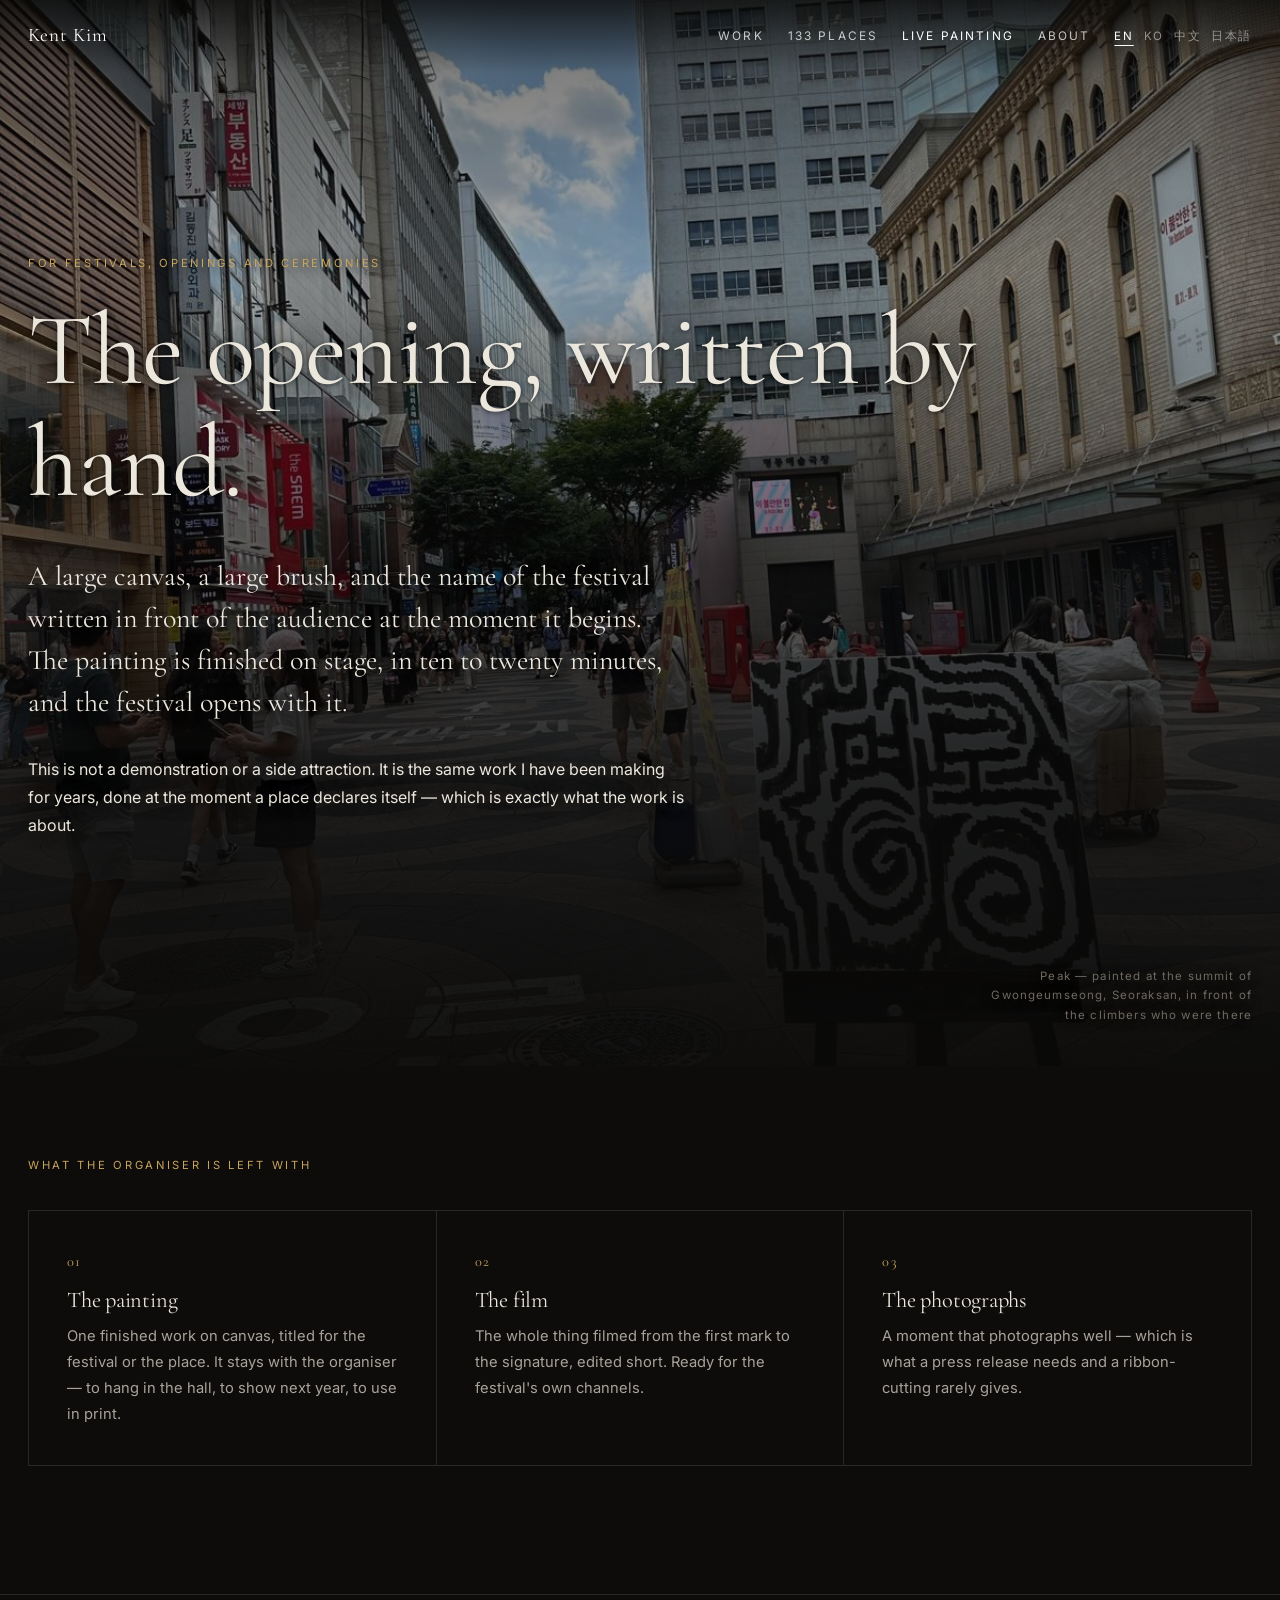
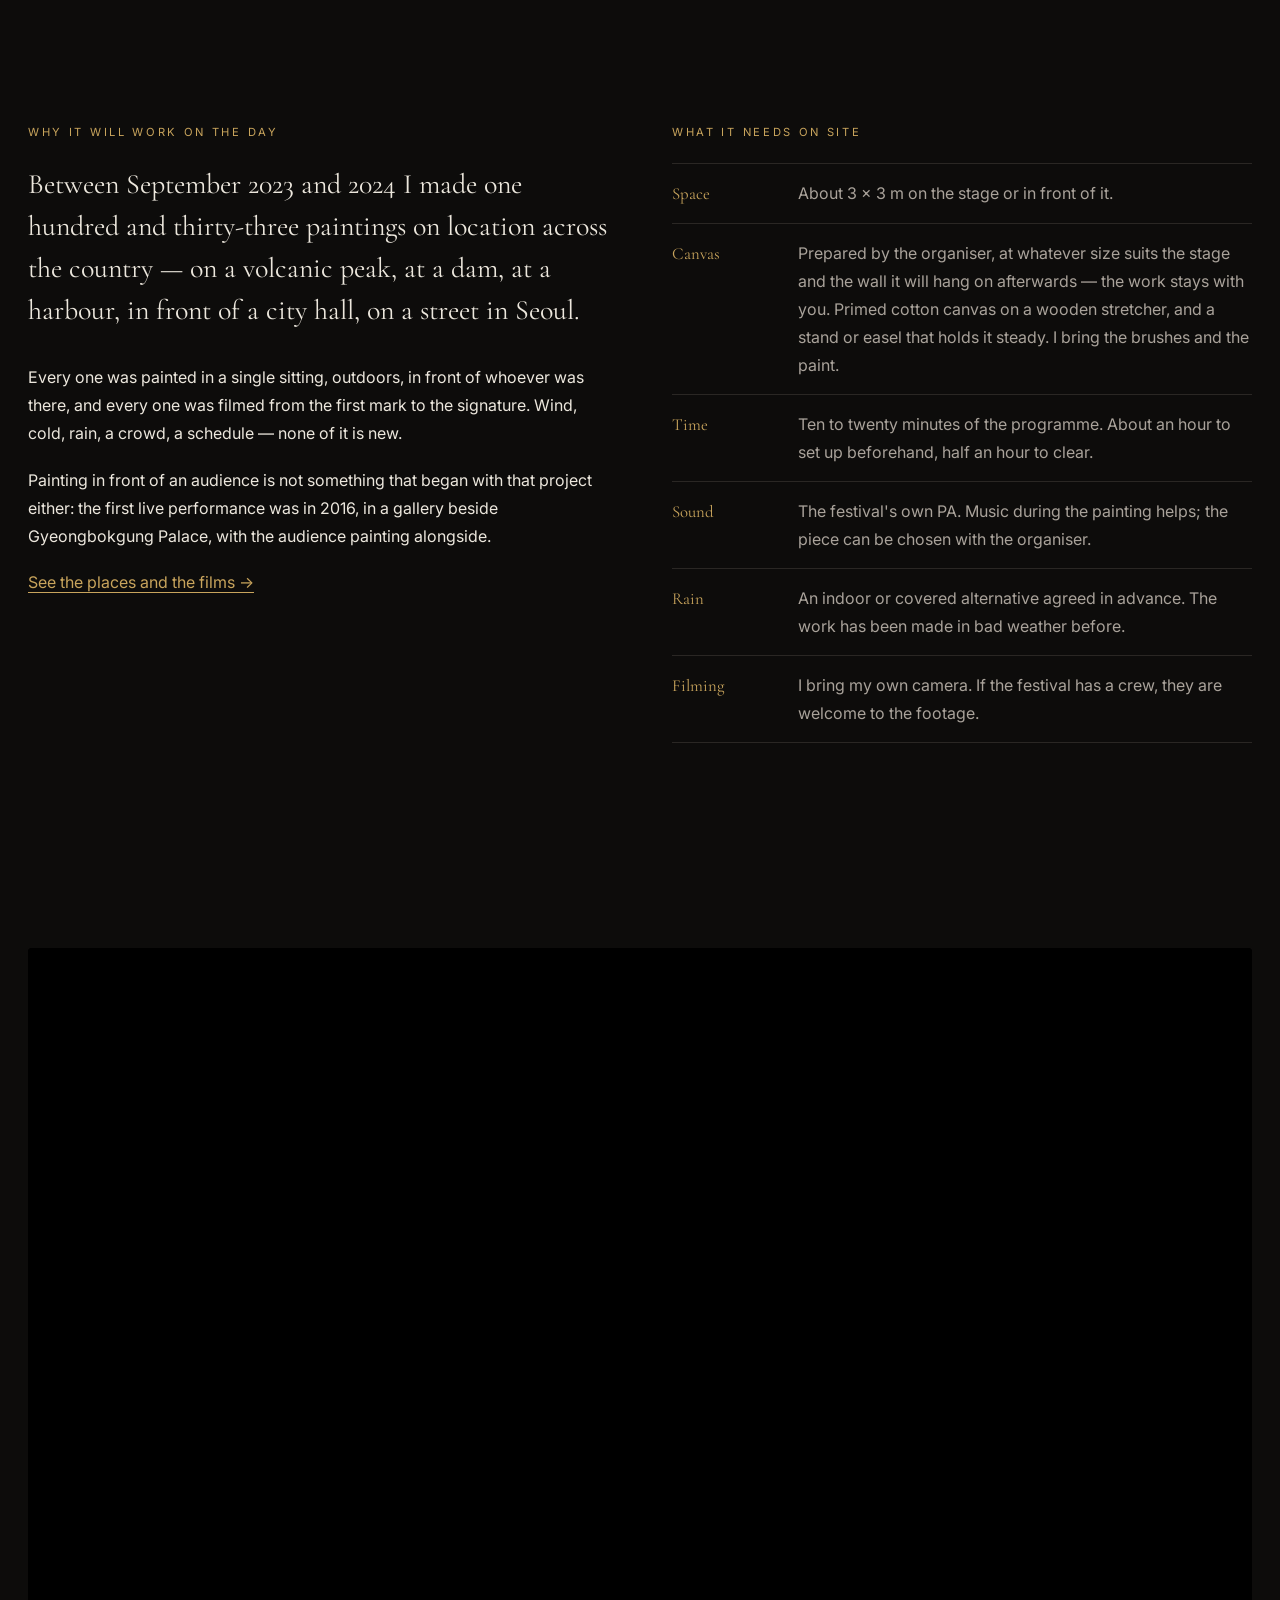
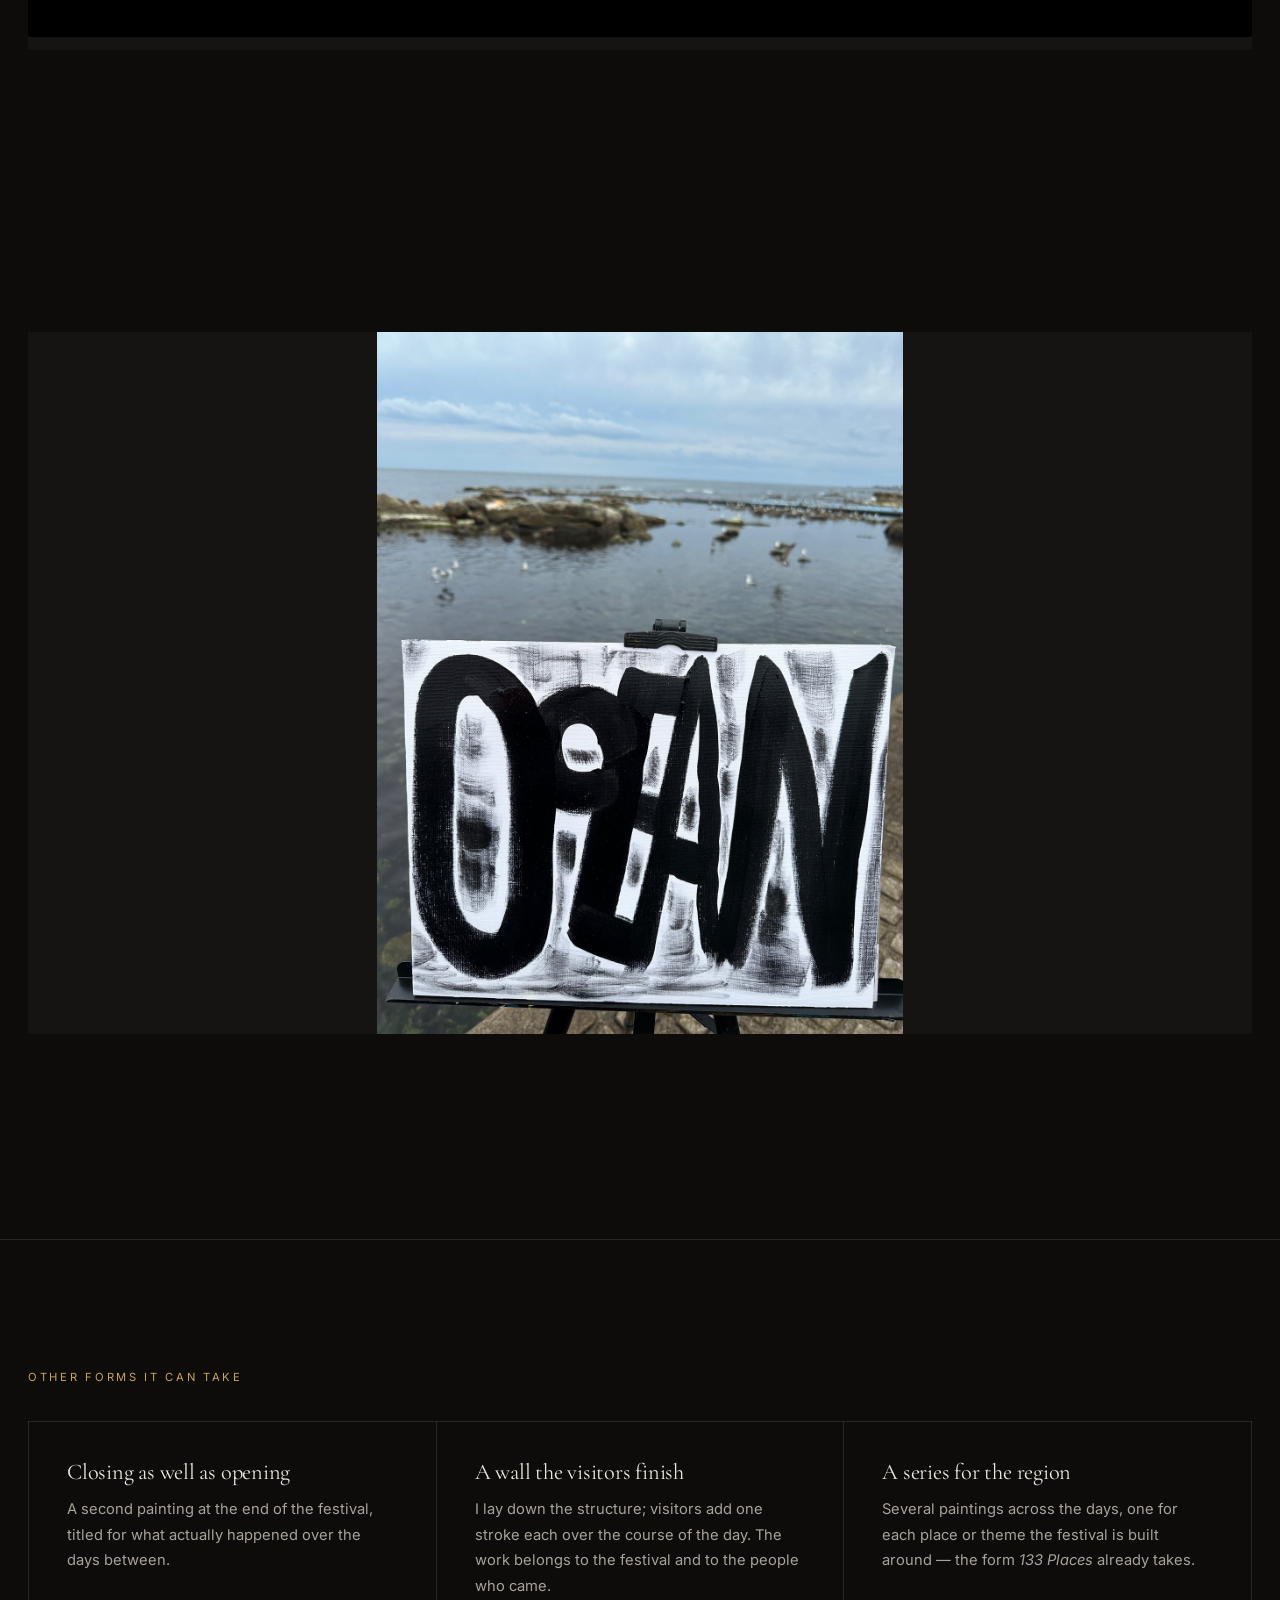
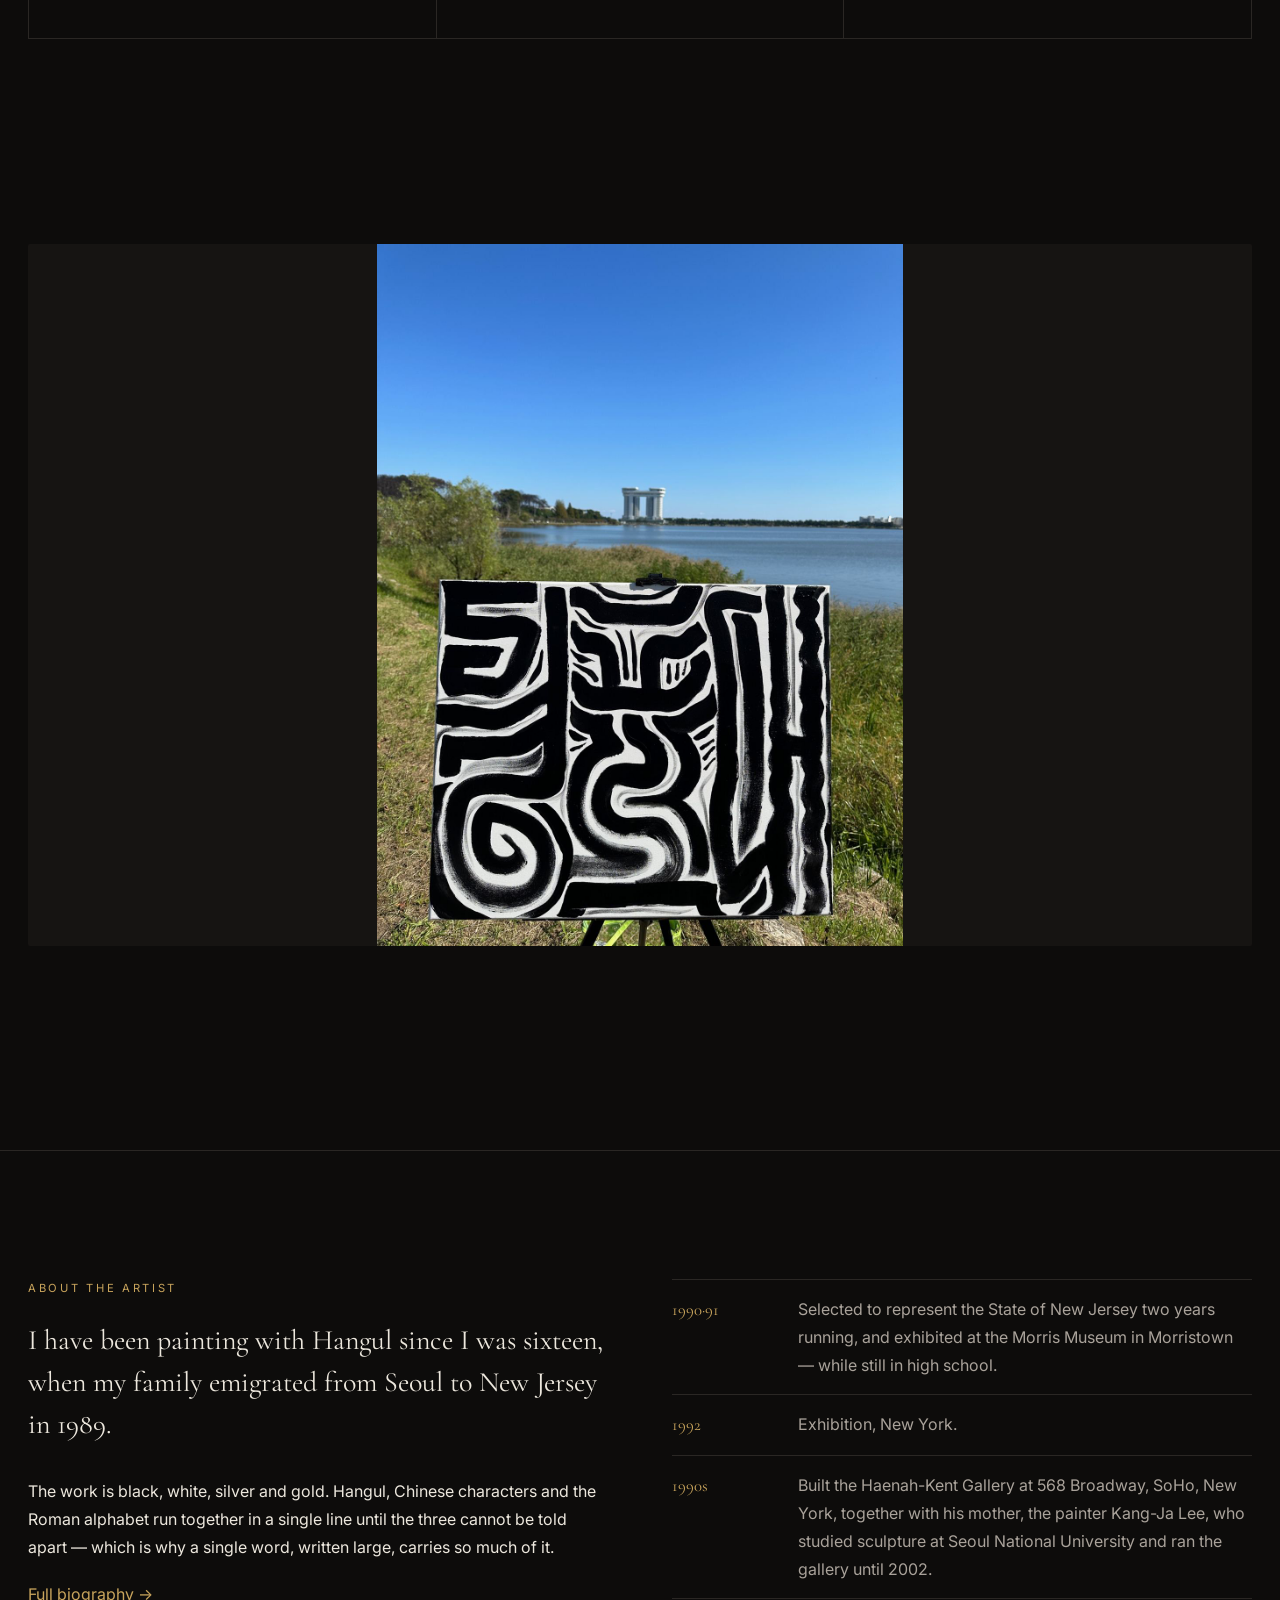
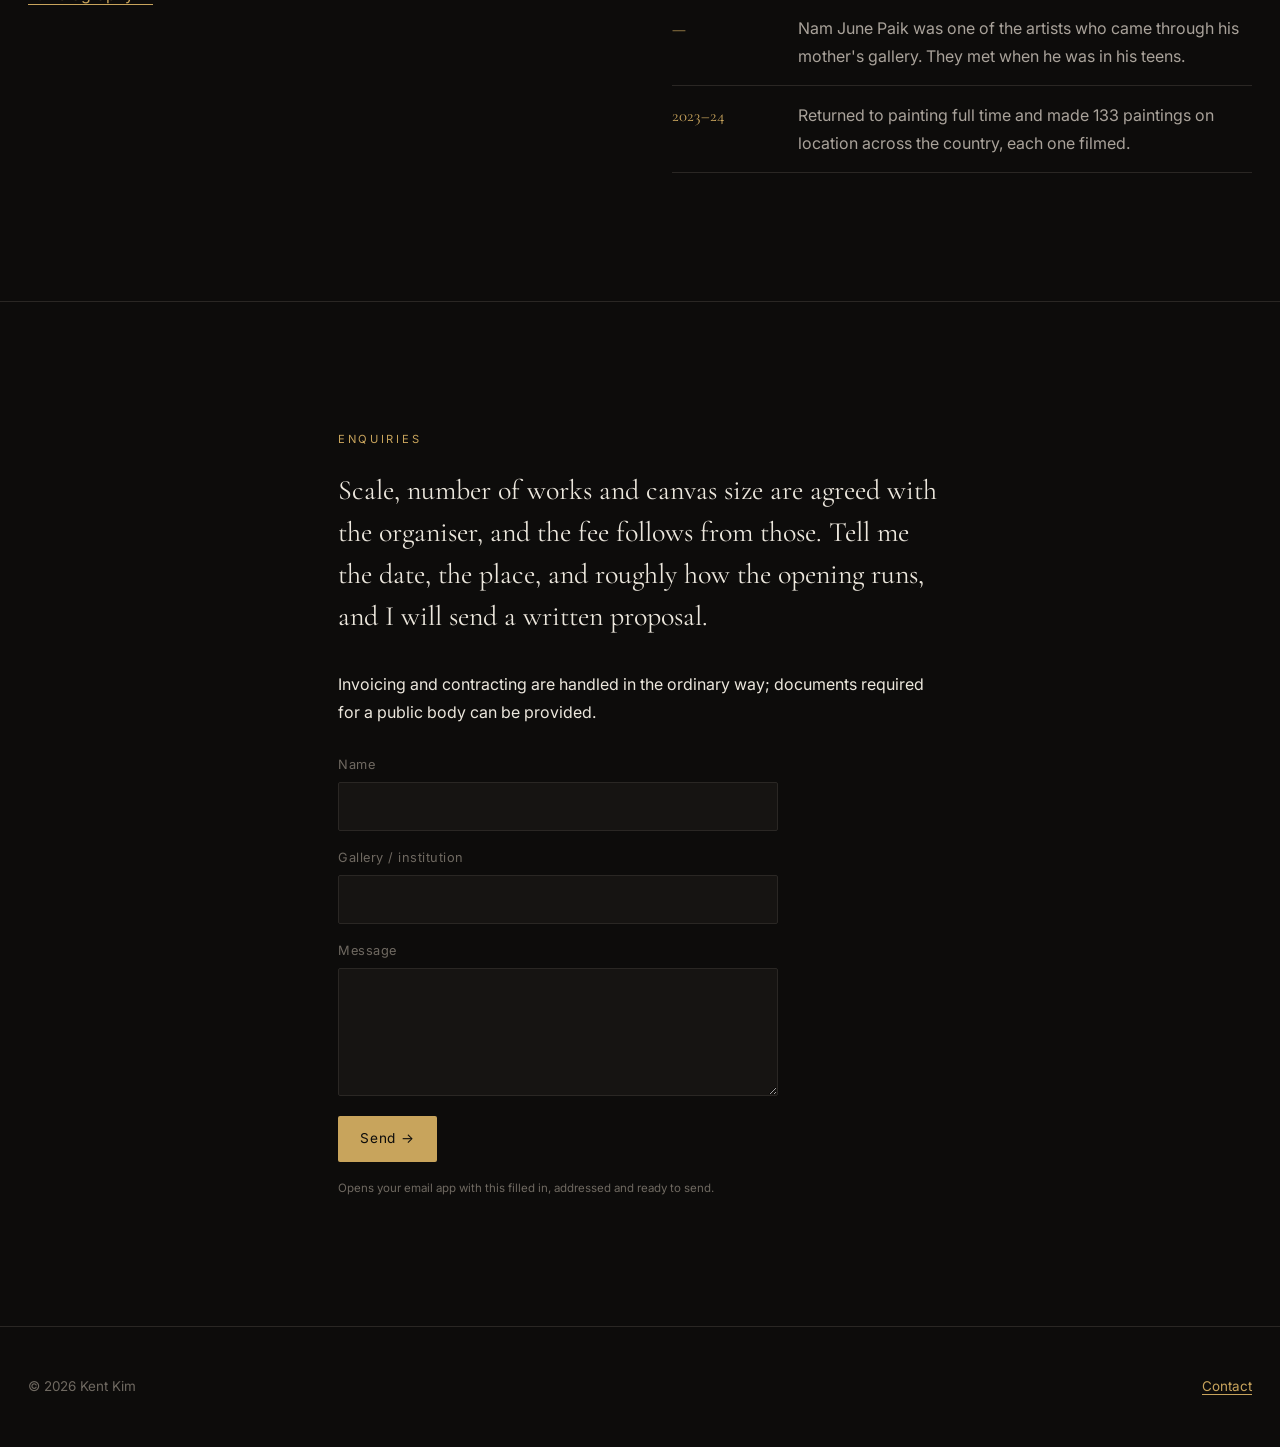
<file: performance.html>
<!doctype html>
<html lang="en">
<head>
<meta charset="utf-8">
<meta name="viewport" content="width=device-width,initial-scale=1">
<title>Live painting for festivals and openings — Kent Kim</title>
<meta name="description" content="Opening-ceremony live painting: a large canvas, a large brush, the name of the festival written in front of the audience. The finished painting stays with the organiser, and the whole process is filmed.">
<link rel="preconnect" href="https://fonts.googleapis.com">
<link rel="preconnect" href="https://fonts.gstatic.com" crossorigin>
<link href="https://fonts.googleapis.com/css2?family=Cormorant+Garamond:ital,wght@0,300;0,400;1,400&family=Inter:wght@400;500&family=Noto+Serif+KR:wght@300;400&display=swap" rel="stylesheet">
<link rel="stylesheet" href="styles.css">
</head>
<body>

<header class="site-head">
  <div class="wrap">
    <a class="brand" href="index.html">Kent Kim</a>
    <nav class="site-nav">
      <a href="index.html" data-t="nav.work">Work</a>
      <a href="places.html" data-t="nav.places">133 Places</a>
      <a href="performance.html" aria-current="page" data-t="nav.perf">Live painting</a>
      <a href="about.html" data-t="nav.about">About</a>
    </nav>
    <div class="lang-toggle" role="group" aria-label="Language">
      <button type="button" data-lang="en" aria-pressed="true">EN</button>
      <button type="button" data-lang="ko" aria-pressed="false">KO</button>
      <button type="button" data-lang="zh" aria-pressed="false">中文</button>
      <button type="button" data-lang="ja" aria-pressed="false">日本語</button>
    </div>
  </div>
</header>

<main>

<section class="hero page-hero">
  <div class="hero-img" data-img="assets/places/IMG_2462.jpg" data-hero="1"
       data-video="assets/works/peak.mp4"></div>
  <div class="wrap">
    <p class="eyebrow" data-t="pf.eyebrow">For festivals, openings and ceremonies</p>
    <h1 data-t="pf.h1">The opening, written by hand.</h1>
    <div class="narrow" style="margin-top:36px">
      <p class="lede" data-t="pf.lede">A large canvas, a large brush, and the name of the festival written in front of the audience at the moment it begins. The painting is finished on stage, in ten to twenty minutes, and the festival opens with it.</p>
      <p data-t="pf.p1">This is not a demonstration or a side attraction. It is the same work I have been making for years, done at the moment a place declares itself — which is exactly what the work is about.</p>
    </div>
  </div>
  <p class="cap"><span data-t="pf.herocap">Peak — painted at the summit of Gwongeumseong, Seoraksan, in front of the climbers who were there</span></p>
</section>

<section style="padding-top:clamp(48px,7vw,96px)">
  <div class="wrap">
    <p class="eyebrow" data-t="pf.get.eyebrow">What the organiser is left with</p>
    <div class="grid-3-cols">
      <div class="card">
        <span class="card-n">01</span>
        <h3 data-t="pf.get.1.h">The painting</h3>
        <p data-t="pf.get.1.p">One finished work on canvas, titled for the festival or the place. It stays with the organiser — to hang in the hall, to show next year, to use in print.</p>
      </div>
      <div class="card">
        <span class="card-n">02</span>
        <h3 data-t="pf.get.2.h">The film</h3>
        <p data-t="pf.get.2.p">The whole thing filmed from the first mark to the signature, edited short. Ready for the festival's own channels.</p>
      </div>
      <div class="card">
        <span class="card-n">03</span>
        <h3 data-t="pf.get.3.h">The photographs</h3>
        <p data-t="pf.get.3.p">A moment that photographs well — which is what a press release needs and a ribbon-cutting rarely gives.</p>
      </div>
    </div>
  </div>
</section>

<hr class="rule">

<section>
  <div class="wrap">
    <div class="grid-2-cols">
      <div>
        <p class="eyebrow" data-t="pf.proof.eyebrow">Why it will work on the day</p>
        <p class="lede" data-t="pf.proof.p1">Between September 2023 and 2024 I made one hundred and thirty-three paintings on location across the country — on a volcanic peak, at a dam, at a harbour, in front of a city hall, on a street in Seoul.</p>
        <p data-t="pf.proof.p2">Every one was painted in a single sitting, outdoors, in front of whoever was there, and every one was filmed from the first mark to the signature. Wind, cold, rain, a crowd, a schedule — none of it is new.</p>
        <p data-t="pf.proof.p3">Painting in front of an audience is not something that began with that project either: the first live performance was in 2016, in a gallery beside Gyeongbokgung Palace, with the audience painting alongside.</p>
        <p><a class="link" href="places.html" data-t="pf.proof.link">See the places and the films →</a></p>
      </div>
      <div>
        <p class="eyebrow" data-t="pf.need.eyebrow">What it needs on site</p>
        <ul class="cv">
          <li><span class="yr" data-t="pf.need.1.k">Space</span><span class="ev" data-t="pf.need.1.v">About 3 × 3 m on the stage or in front of it.</span></li>
          <li><span class="yr" data-t="pf.need.6.k">Canvas</span><span class="ev" data-t="pf.need.6.v">Prepared by the organiser, at whatever size suits the stage and the wall it will hang on afterwards — the work stays with you. Primed cotton canvas on a wooden stretcher, and a stand or easel that holds it steady. I bring the brushes and the paint.</span></li>
          <li><span class="yr" data-t="pf.need.2.k">Time</span><span class="ev" data-t="pf.need.2.v">Ten to twenty minutes of the programme. About an hour to set up beforehand, half an hour to clear.</span></li>
          <li><span class="yr" data-t="pf.need.3.k">Sound</span><span class="ev" data-t="pf.need.3.v">The festival's own PA. Music during the painting helps; the piece can be chosen with the organiser.</span></li>
          <li><span class="yr" data-t="pf.need.4.k">Rain</span><span class="ev" data-t="pf.need.4.v">An indoor or covered alternative agreed in advance. The work has been made in bad weather before.</span></li>
          <li><span class="yr" data-t="pf.need.5.k">Filming</span><span class="ev" data-t="pf.need.5.v">I bring my own camera. If the festival has a crew, they are welcome to the footage.</span></li>
        </ul>
      </div>
    </div>
  </div>
</section>

<section style="padding-top:0">
  <div class="wrap">
    <figure class="band">
      <div class="video-embed">
        <iframe src="https://www.youtube-nocookie.com/embed/s0fXIJmPAX8"
                title="Live painting for taekwondo athletes" loading="lazy"
                referrerpolicy="strict-origin-when-cross-origin"
                allow="accelerometer; clipboard-write; encrypted-media; gyroscope; picture-in-picture; web-share"
                allowfullscreen></iframe>
      </div>
      <figcaption data-t="pf.video">World Taekwondo Junior Championships, Chuncheon — 1,600 athletes from 129 countries, each name painted on the spot</figcaption>
    </figure>
  </div>
</section>

<section style="padding-top:0">
  <div class="wrap">
    <figure class="band"><div class="frame" data-img="assets/places/IMG_5624.jpg"></div>
      <figcaption data-t="pf.band1">Ocean — painted at Homigot, on the east coast, with the sea behind it</figcaption></figure>
  </div>
</section>

<hr class="rule">

<section>
  <div class="wrap">
    <p class="eyebrow" data-t="pf.var.eyebrow">Other forms it can take</p>
    <div class="grid-3-cols">
      <div class="card">
        <h3 data-t="pf.var.1.h">Closing as well as opening</h3>
        <p data-t="pf.var.1.p">A second painting at the end of the festival, titled for what actually happened over the days between.</p>
      </div>
      <div class="card">
        <h3 data-t="pf.var.2.h">A wall the visitors finish</h3>
        <p data-t="pf.var.2.p">I lay down the structure; visitors add one stroke each over the course of the day. The work belongs to the festival and to the people who came.</p>
      </div>
      <div class="card">
        <h3 data-t="pf.var.3.h">A series for the region</h3>
        <p data-t="pf.var.3.p">Several paintings across the days, one for each place or theme the festival is built around — the form <i>133 Places</i> already takes.</p>
      </div>
    </div>
  </div>
</section>

<section style="padding-top:0">
  <div class="wrap">
    <figure class="band"><div class="frame" data-img="assets/places/IMG_5389.jpg"></div>
      <figcaption data-t="pf.band2">Gyeongpodae, Gangneung — the name of the place, painted where it stands</figcaption></figure>
  </div>
</section>

<hr class="rule">

<section>
  <div class="wrap">
    <div class="grid-2-cols">
      <div>
        <p class="eyebrow" data-t="pf.bio.eyebrow">About the artist</p>
        <p class="lede" data-t="pf.bio.p1">I have been painting with Hangul since I was sixteen, when my family emigrated from Seoul to New Jersey in 1989.</p>
        <p data-t="pf.bio.p2">The work is black, white, silver and gold. Hangul, Chinese characters and the Roman alphabet run together in a single line until the three cannot be told apart — which is why a single word, written large, carries so much of it.</p>
        <p><a class="link" href="about.html" data-t="pf.bio.link">Full biography →</a></p>
      </div>
      <ul class="cv">
        <li><span class="yr">1990·91</span><span class="ev" data-t="pf.bio.1">Selected to represent the State of New Jersey two years running, and exhibited at the Morris Museum in Morristown — while still in high school.</span></li>
        <li><span class="yr">1992</span><span class="ev" data-t="pf.bio.2">Exhibition, New York.</span></li>
        <li><span class="yr">1990s</span><span class="ev" data-t="pf.bio.3">Built the Haenah-Kent Gallery at 568 Broadway, SoHo, New York, together with his mother, the painter Kang-Ja Lee, who studied sculpture at Seoul National University and ran the gallery until 2002.</span></li>
        <li><span class="yr">—</span><span class="ev" data-t="pf.bio.4">Nam June Paik was one of the artists who came through his mother's gallery. They met when he was in his teens.</span></li>
        <li><span class="yr">2023–24</span><span class="ev" data-t="pf.bio.5">Returned to painting full time and made 133 paintings on location across the country, each one filmed.</span></li>
      </ul>
    </div>
  </div>
</section>

<hr class="rule">

<section id="contact">
  <div class="wrap narrow">
    <p class="eyebrow" data-t="pf.ask.eyebrow">Enquiries</p>
    <p class="lede" data-t="pf.ask.p1">Scale, number of works and canvas size are agreed with the organiser, and the fee follows from those. Tell me the date, the place, and roughly how the opening runs, and I will send a written proposal.</p>
    <p data-t="pf.ask.p2">Invoicing and contracting are handled in the ordinary way; documents required for a public body can be provided.</p>
    <form class="contact-form" id="contactForm">
      <label><span data-t="cf.name">Name</span><input type="text" name="name" required></label>
      <label><span data-t="cf.org">Gallery / institution</span><input type="text" name="org"></label>
      <label><span data-t="cf.msg">Message</span><textarea name="msg" rows="4" required></textarea></label>
      <button type="submit" data-t="cf.send">Send →</button>
      <p class="form-note" data-t="cf.note">Opens your email app with this filled in, addressed and ready to send.</p>
    </form>
  </div>
</section>

</main>

<footer class="site-foot">
  <div class="wrap">
    <span>© <span id="yr">2026</span> Kent Kim</span>
    <span><a class="link" href="#contact" data-t="foot.contact">Contact</a></span>
  </div>
</footer>

<script src="i18n.js"></script>
<script src="app.js"></script>
</body>
</html>
</file>
<file: styles.css>
/* Kent Kim — 작품이 화면을 먹는다. 글은 그 사이에 눕는다.
   아카이브(haena-kent)와 일부러 다른 얼굴이다. 같은 얼굴이면 도메인만 다를 뿐 한 사이트로 보인다. */

:root{
  --bg:#0d0c0b;
  --bg-2:#161412;
  --fg:#ece7dd;
  --fg-2:#a9a29a;
  --fg-3:#6f6961;
  --line:#2a2724;
  --gold:#c8a45c;      /* 작업에 쓰는 금색 */
  --silver:#b9bcc0;    /* 은색 */
  --maxw:1400px;
  --serif:"Cormorant Garamond","Noto Serif KR",Georgia,serif;
  --sans:"Inter","Apple SD Gothic Neo","Noto Sans KR",-apple-system,BlinkMacSystemFont,"Segoe UI",sans-serif;
}

*{box-sizing:border-box}
html{-webkit-text-size-adjust:100%}
body{margin:0;background:var(--bg);color:var(--fg);font-family:var(--sans);
  font-size:16px;line-height:1.75;-webkit-font-smoothing:antialiased}
img{max-width:100%;display:block}
a{color:inherit}
h1,h2,h3{font-family:var(--serif);font-weight:400;line-height:1.1;margin:0;letter-spacing:-.01em}
h1{font-size:clamp(2.6rem,8vw,7rem)}
h2{font-size:clamp(1.8rem,4vw,3rem)}
h3{font-size:clamp(1.1rem,2vw,1.4rem)}
p{margin:0 0 1.15em}
.wrap{max-width:var(--maxw);margin:0 auto;padding:0 28px}
.narrow{max-width:660px}
.muted{color:var(--fg-3)}
.gold{color:var(--gold)}

/* ---------- 상단 ---------- */
.site-head{position:fixed;top:0;left:0;right:0;z-index:60}
.site-head::before{content:"";position:absolute;inset:0;pointer-events:none;
  background:linear-gradient(to bottom,rgba(8,8,7,.72),rgba(8,8,7,0))}
.site-head .wrap{position:relative}
.site-head .wrap{display:flex;align-items:center;gap:24px;min-height:72px}
.brand{font-family:var(--serif);font-size:1.2rem;letter-spacing:.06em;text-decoration:none;color:#fff}
.site-nav{display:flex;gap:24px;margin-inline-start:auto}
.site-nav a{text-decoration:none;font-size:.74rem;letter-spacing:.18em;text-transform:uppercase;color:#fff;opacity:.75}
.site-nav a:hover,.site-nav a[aria-current="page"]{opacity:1}
.lang-toggle{display:flex;gap:10px}
.lang-toggle button{border:0;background:transparent;font:inherit;font-size:.72rem;letter-spacing:.14em;
  color:#fff;opacity:.5;cursor:pointer;padding:4px 0}
.lang-toggle button[aria-pressed="true"]{opacity:1;text-decoration:underline;text-underline-offset:5px}

/* ---------- 히어로: 그림 한 점이 화면을 가득 ---------- */
.hero{position:relative;min-height:100svh;display:flex;align-items:flex-end;
  background:var(--bg-2);overflow:hidden}
.hero-img{position:absolute;inset:0}
.hero-img img{width:100%;height:100%;object-fit:cover;opacity:.92}
.hero::after{content:"";position:absolute;inset:0;background:
  linear-gradient(to top,rgba(10,9,8,.96) 0%,rgba(10,9,8,.86) 26%,rgba(10,9,8,.52) 52%,
                  rgba(10,9,8,.28) 74%,rgba(10,9,8,.55) 100%)}
.hero .wrap{position:relative;z-index:2;padding-bottom:clamp(48px,9vh,110px);width:100%}
.hero h1{max-width:14ch;text-shadow:0 2px 30px rgba(0,0,0,.75),0 1px 4px rgba(0,0,0,.5)}
.hero .sub{font-family:var(--serif);font-size:clamp(1.1rem,2.2vw,1.6rem);color:#ded8ce;
  margin-top:22px;max-width:34ch;text-shadow:0 1px 20px rgba(0,0,0,.85),0 1px 3px rgba(0,0,0,.6)}
.hero .hero-count{margin-top:20px;max-width:40ch;color:var(--gold);
  font-size:clamp(.82rem,1.15vw,.97rem);letter-spacing:.055em;line-height:1.75;
  text-shadow:0 1px 18px rgba(0,0,0,.9),0 1px 3px rgba(0,0,0,.65)}
.hero .cap{position:absolute;z-index:2;right:28px;bottom:28px;text-align:end;
  font-size:.72rem;letter-spacing:.1em;color:var(--fg-3);max-width:40ch}
/* 히어로 이미지가 아직 없을 때: 글씨만으로 버틴다 */
.hero.no-image{min-height:88svh;background:
  radial-gradient(120% 90% at 70% 10%,#1c1916 0%,#0d0c0b 60%)}
.hero.no-image::after{display:none}

/* ---------- 섹션 ---------- */
section{padding:clamp(64px,10vw,140px) 0}
.eyebrow{font-size:.7rem;letter-spacing:.24em;text-transform:uppercase;color:var(--gold);margin:0 0 20px}
.lede{font-family:var(--serif);font-size:clamp(1.2rem,2.3vw,1.75rem);line-height:1.5;color:var(--fg)}
.rule{height:1px;background:var(--line);border:0;margin:0}

/* ---------- 작품 ---------- */
.works{display:grid;grid-template-columns:repeat(auto-fill,minmax(min(300px,100%),1fr));gap:clamp(20px,3vw,44px)}
.works.wide{grid-template-columns:repeat(auto-fill,minmax(min(440px,100%),1fr))}
figure{margin:0}
.frame{background:var(--bg-2);border:1px solid var(--line);aspect-ratio:4/5;
  display:flex;align-items:center;justify-content:center;overflow:hidden}
.frame.landscape{aspect-ratio:4/3}
.frame img{width:100%;height:100%;object-fit:cover;transition:transform .6s cubic-bezier(.2,.7,.2,1)}
figure:hover .frame img{transform:scale(1.03)}
.frame .await{font-size:.68rem;letter-spacing:.16em;text-transform:uppercase;color:var(--fg-3);padding:20px;text-align:center}
figcaption{margin-top:14px;font-size:.86rem;line-height:1.65;color:var(--fg-2)}
figcaption .t{font-family:var(--serif);font-size:1.15rem;color:var(--fg);display:block;margin-bottom:4px}
figcaption .m{color:var(--fg-3);font-size:.8rem}

/* ---------- 전면 밴드 ---------- */
.band{position:relative;height:min(78svh,760px);background:var(--bg-2);overflow:hidden}
.band img{width:100%;height:100%;object-fit:cover}
.band .cap{position:absolute;left:28px;bottom:24px;font-size:.72rem;letter-spacing:.1em;color:var(--fg-2)}

/* ---------- 인용 ---------- */
.pull{font-family:var(--serif);font-size:clamp(1.5rem,3.6vw,2.8rem);line-height:1.35;
  max-width:20ch;margin:0;color:var(--fg)}
.pull .em{color:var(--gold);font-style:italic}

/* ---------- 지도 ---------- */
.map-wrap{border:1px solid var(--line);background:var(--bg-2)}
#map{height:min(72svh,660px);width:100%}
/* OSM 표준 타일은 밝다. 타일만 반전시켜 어두운 지도로 만든다 —
   마커·팝업까지 반전되면 색이 뒤집히므로 타일 레이어에만 건다. */
.leaflet-tile-pane{filter:invert(1) hue-rotate(180deg) brightness(.72) contrast(.92) saturate(.5)}
.leaflet-control-attribution{background:rgba(13,12,11,.75)!important;color:#8b857c!important}
.leaflet-control-attribution a{color:#a9a29a!important}
.leaflet-control-zoom a{background:#1a1815!important;color:#ece7dd!important;border-color:#2a2724!important}
.map-fallback{padding:28px;color:var(--fg-2);font-size:.92rem}
.counts{display:flex;flex-wrap:wrap;border:1px solid var(--line);margin:0 0 36px}
.counts div{flex:1 1 min(170px,100%);padding:24px 26px;border-inline-end:1px solid var(--line)}
.counts div:last-child{border-inline-end:0}
.counts .n{font-family:var(--serif);font-size:2.4rem;line-height:1;display:block;color:var(--gold)}
.counts .l{font-size:.7rem;letter-spacing:.16em;text-transform:uppercase;color:var(--fg-3);margin-top:10px;display:block}
/* 장소별 묶음 — 「133」은 장소가 아니라 그림 수라서 두 층으로 보인다 */
.place-list{display:grid;grid-template-columns:repeat(auto-fill,minmax(min(330px,100%),1fr));
  gap:8px 56px;align-items:start}
.place-group{margin:0 0 30px;padding:0}   /* 전역 section 여백을 지운다 — 이게 없으면 위아래 140px 씩 벌어진다 */
.pg-name{font-size:1.15rem;color:var(--fg);padding-bottom:8px;border-bottom:1px solid var(--line)}
.pg-name .pg-alt{display:block;font-family:var(--sans);font-size:.76rem;letter-spacing:.08em;
  color:var(--fg-3);margin-top:5px}
.pg-works{list-style:none;margin:0;padding:0}
.pg-works li{border-bottom:1px solid var(--line)}
.pg-works a,.pg-works li>.w-word{display:flex;align-items:baseline;gap:10px;
  padding:9px 0;text-decoration:none}
.pg-works a:hover .w-word{color:var(--gold)}
.pg-works a:hover .w-play{opacity:1}
.w-n{flex:0 0 34px;font-size:.72rem;color:var(--fg-3);font-variant-numeric:tabular-nums;padding:9px 0}
.pg-works a{padding-inline-start:0}
.pg-works a .w-n{display:none}
.pg-works li{display:flex;align-items:baseline;gap:10px}
.pg-works li>a{flex:1 1 auto}
.w-word{font-family:var(--serif);font-size:1.12rem;color:var(--fg)}
.w-word.w-none{color:var(--fg-3);font-family:var(--sans);font-size:.86rem}
.w-en{color:var(--fg-3);font-size:.82rem}
.w-play{margin-inline-start:auto;font-size:.66rem;letter-spacing:.16em;text-transform:uppercase;
  color:var(--gold);opacity:.55}

/* ---------- 이력 ---------- */
.cv{list-style:none;margin:0;padding:0;border-top:1px solid var(--line)}
.cv li{display:grid;grid-template-columns:104px 1fr;gap:22px;padding:15px 0;
  border-bottom:1px solid var(--line);align-items:baseline}
.cv .yr{font-family:var(--serif);color:var(--gold);font-size:1.05rem}
.cv .ev{color:var(--fg-2)}

/* ---------- 링크 ---------- */
.link{color:var(--gold);text-decoration:none;border-bottom:1px solid currentColor}

/* ---------- 푸터 ---------- */
.site-foot{border-top:1px solid var(--line);padding:48px 0;font-size:.84rem;color:var(--fg-3)}
.site-foot .wrap{display:flex;gap:20px;flex-wrap:wrap;justify-content:space-between;align-items:baseline}


@media (max-width:640px){
  .site-head .wrap{gap:10px;min-height:60px;flex-wrap:wrap;padding-block:10px}
  .site-nav{gap:14px;flex-wrap:wrap;margin-inline-start:0;order:3;width:100%}
  .site-nav a{font-size:.68rem;letter-spacing:.12em}
  .place-list{grid-template-columns:1fr}
  .cv li{grid-template-columns:82px 1fr;gap:14px}
}

/* 한국어 조판 */
html[lang="ko"] h1{font-size:clamp(2rem,5.5vw,4.4rem);line-height:1.25;letter-spacing:-.02em}
html[lang="ko"] h2{font-size:clamp(1.5rem,3vw,2.3rem);line-height:1.35}
html[lang="ko"] .lede{font-size:clamp(1.05rem,1.9vw,1.35rem);line-height:1.7}
html[lang="ko"] .pull{font-size:clamp(1.25rem,3vw,2.1rem);line-height:1.5;max-width:24ch}
html[lang="ko"] body{word-break:keep-all}

/* 장소 목록에 그 자리에서 그린 낱말 */
.place-list .word{display:block;font-family:var(--serif);font-size:1.02rem;color:var(--gold);
  margin-top:2px;letter-spacing:.01em}
.leaflet-popup-content-wrapper{background:#161412;color:#ece7dd;border-radius:2px}
.leaflet-popup-tip{background:#161412}
.leaflet-container a.leaflet-popup-close-button{color:#6f6961}

/* ---------- 제안 페이지: 카드 ---------- */
.grid-3-cols{display:grid;grid-template-columns:repeat(auto-fit,minmax(min(260px,100%),1fr));gap:1px;
  background:var(--line);border:1px solid var(--line);margin-top:34px}
.grid-2-cols{display:grid;grid-template-columns:repeat(auto-fit,minmax(min(340px,100%),1fr));
  gap:clamp(34px,5vw,72px);align-items:start}
.card{background:var(--bg);padding:clamp(26px,3vw,38px)}
.card-n{font-family:var(--serif);font-size:.9rem;color:var(--gold);letter-spacing:.1em;
  display:block;margin-bottom:14px}
.card h3{margin-bottom:12px}
.card p{color:var(--fg-2);font-size:.92rem;margin:0}

/* 히어로 캡션 — 첫 화면의 그림이 무엇이고 어디서 그렸는지, 그리고 그 영상으로 바로 간다 */
.hero .cap{line-height:1.7;text-shadow:0 1px 12px rgba(0,0,0,.9)}
.hero .cap-link{color:var(--gold);text-decoration:none;border-bottom:1px solid currentColor;
  font-size:.74rem;letter-spacing:.08em}
.hero .cap-link:hover{color:#e0c384}
@media (max-width:640px){
  .hero .cap{position:static;text-align:start;padding:0 28px;margin-top:18px}
}

/* 히어로 영상 — 사진 위에 겹쳐 깔린다. 파일이 없으면 이 요소 자체가 생기지 않는다. */
.hero-video{position:absolute;inset:0;width:100%;height:100%;object-fit:cover;opacity:.92}

/* ---------- 속페이지 머리: 검은 화면 대신 그림 한 점 ----------
   글벽 방지. 각 페이지 첫 화면에 그 페이지를 설명하는 사진을 깐다.
   .hero 의 장치를 그대로 쓰되 높이만 낮춘다 — 사진이 없으면 .no-image 로 떨어진다. */
.page-hero{min-height:clamp(360px,58svh,620px)}
.page-hero.no-image{min-height:clamp(300px,42svh,480px)}
.page-hero h1{max-width:20ch}
.page-hero .eyebrow{text-shadow:0 1px 14px rgba(0,0,0,.9)}
.page-hero .lede,.page-hero p{text-shadow:0 1px 18px rgba(0,0,0,.85)}
.page-hero .wrap{padding-top:clamp(90px,14vh,150px)}

/* 본문 사이에 끼우는 가로 밴드 — 글이 길어지는 자리를 그림으로 끊는다.
   ⚠️ 21/9 + object-fit:cover 로 두었더니 세로가 있는 사진에서 **그림이 반으로 잘려**
   나왔다(2026-09-03). 작품 사진을 자르면 안 된다 — 원본 비율 그대로 보여 준다.
   너무 커지지 않게 높이만 화면 기준으로 묶는다. */
.band{position:relative;margin:clamp(40px,6vw,84px) 0;overflow:hidden;
  border-radius:2px;background:var(--bg-2)}
.band .frame{aspect-ratio:auto;border:0;background:transparent}
.band .frame img{width:100%;height:auto;max-height:78svh;object-fit:contain;display:block}
/* 유튜브 임베드 — 16:9 로 고정한다. 추적 쿠키를 덜 심는 nocookie 도메인을 쓴다. */
.video-embed{position:relative;aspect-ratio:16/9;background:#000;border-radius:2px;overflow:hidden}
.video-embed iframe{position:absolute;inset:0;width:100%;height:100%;border:0;display:block}
.band figcaption{margin-top:12px;font-size:.78rem;letter-spacing:.06em;color:var(--fg-3)}
/* ---------- 문의 폼 — 이메일 주소를 화면에 적어두지 않는다 ---------- */
.contact-form{margin-top:28px;display:flex;flex-direction:column;gap:16px;max-width:440px}
.contact-form label{display:flex;flex-direction:column;gap:6px;font-size:.8rem;letter-spacing:.04em;color:var(--fg-3)}
.contact-form input,.contact-form textarea{font:inherit;font-size:.95rem;color:var(--fg);
  background:var(--bg-2);border:1px solid var(--line);border-radius:2px;padding:10px 12px;resize:vertical}
.contact-form input:focus,.contact-form textarea:focus{outline:none;border-color:var(--gold)}
.contact-form button{align-self:flex-start;margin-top:4px;font:inherit;font-size:.85rem;letter-spacing:.06em;
  color:var(--bg);background:var(--gold);border:0;border-radius:2px;padding:11px 22px;cursor:pointer;transition:opacity .2s}
.contact-form button:hover{opacity:.85}
.contact-form .form-note{margin:0;font-size:.72rem;color:var(--fg-3)}
</file>
